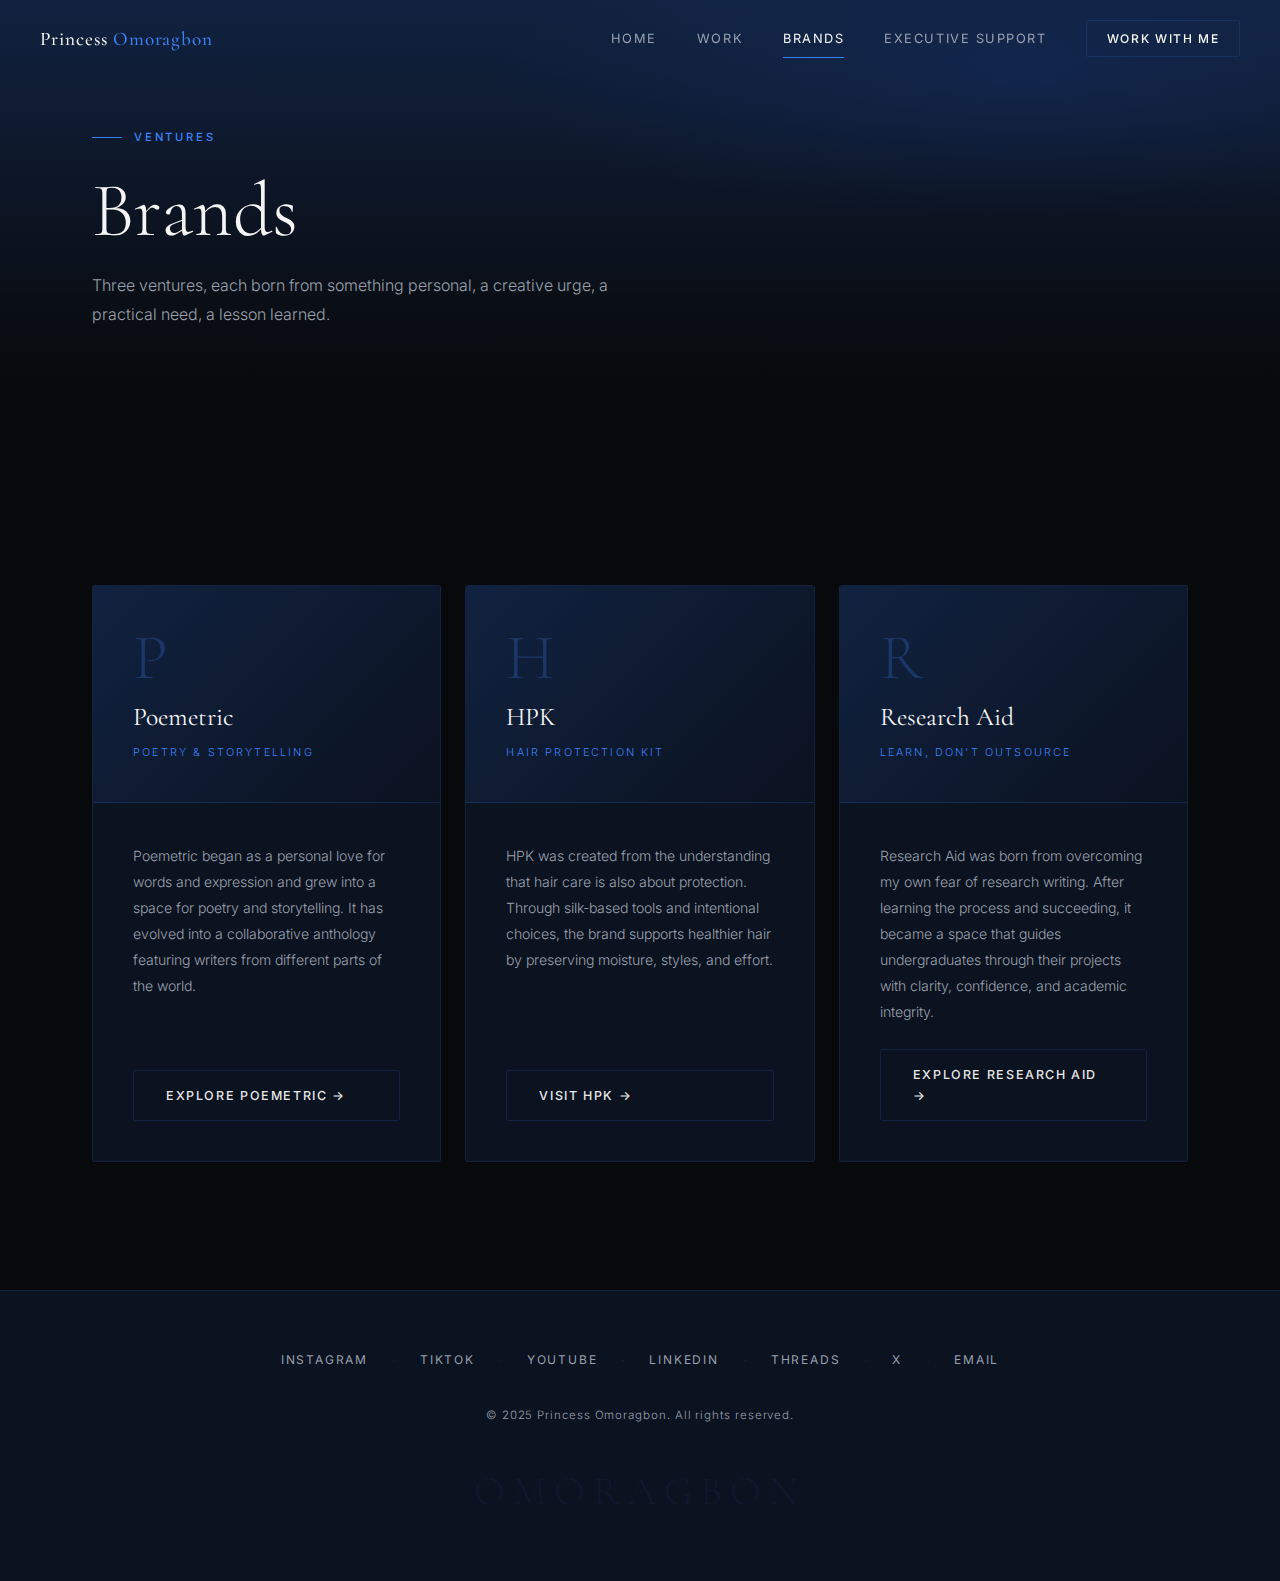
<file: brands.html>
<!DOCTYPE html>
<html lang="en">
<head>
  <meta charset="UTF-8" />
  <meta name="viewport" content="width=device-width, initial-scale=1.0" />
  <title>Brands — Princess Omoragbon</title>
  <meta name="description" content="Three brands born from personal experience: Poemetric, HPK, and Research Aid." />
  <link rel="stylesheet" href="styles.css" />
  <style>
    .brands-grid-full {
      display: grid;
      grid-template-columns: repeat(3, 1fr);
      gap: 1.5rem;
      margin-top: 4rem;
    }
    .brand-full-card {
      background: var(--deep-blue);
      border: 1px solid var(--border);
      border-radius: 3px;
      overflow: hidden;
      display: flex;
      flex-direction: column;
      transition: border-color var(--transition), transform var(--transition);
    }
    .brand-full-card:hover { border-color: rgba(59,130,246,0.35); transform: translateY(-6px); }
    .brand-full-card__header {
      padding: 2.5rem;
      background: linear-gradient(135deg, var(--mid-blue), var(--deep-blue));
      border-bottom: 1px solid var(--border);
      display: flex;
      flex-direction: column;
      gap: 0.75rem;
    }
    .brand-full-card__letter { font-family: var(--ff-serif); font-size: 4rem; font-weight: 300; color: rgba(59,130,246,0.25); line-height: 1; }
    .brand-full-card__name { font-family: var(--ff-serif); font-size: 1.6rem; color: var(--white); }
    .brand-full-card__tag { font-size: 0.68rem; letter-spacing: 0.2em; text-transform: uppercase; color: var(--steel-blue); }
    .brand-full-card__body { padding: 2.5rem; flex: 1; display: flex; flex-direction: column; gap: 1.5rem; }
    .brand-full-card__text { font-size: 0.88rem; color: var(--muted); line-height: 1.85; flex: 1; }
    @media (max-width: 900px) { .brands-grid-full { grid-template-columns: 1fr 1fr; } }
    @media (max-width: 600px) { .brands-grid-full { grid-template-columns: 1fr; } }
  </style>
</head>
<body>
  <nav class="nav">
    <a href="index.html" class="nav__logo">Princess <span>Omoragbon</span></a>
    <ul class="nav__links">
      <li><a href="index.html">Home</a></li>
      <li><a href="work.html">Work</a></li>
      <li><a href="brands.html" class="active">Brands</a></li>
      <li><a href="executive-support.html">Executive Support</a></li>
      <li><a href="work-with-me.html" class="nav__cta">Work With Me</a></li>
    </ul>
    <div class="nav__hamburger" id="hamburger"><span></span><span></span><span></span></div>
  </nav>
  <div class="nav__drawer" id="drawer">
    <a href="index.html">Home</a><a href="work.html">Work</a>
    <a href="brands.html">Brands</a><a href="executive-support.html">Executive Support</a>
    <a href="work-with-me.html">Work With Me</a>
  </div>

  <section class="page-hero">
    <div class="container">
      <div class="page-hero__content">
        <p class="page-hero__label">Ventures</p>
        <h1 class="page-hero__title">Brands</h1>
        <p class="page-hero__sub">Three ventures, each born from something personal, a creative urge, a practical need, a lesson learned.</p>
      </div>
    </div>
  </section>

  <section style="padding: var(--section-gap) 0; background: var(--black);">
    <div class="container">
      <div class="brands-grid-full" data-stagger>
        <div class="brand-full-card reveal">
          <div class="brand-full-card__header">
            <div class="brand-full-card__letter">P</div>
            <h2 class="brand-full-card__name">Poemetric</h2>
            <p class="brand-full-card__tag">Poetry &amp; Storytelling</p>
          </div>
          <div class="brand-full-card__body">
            <p class="brand-full-card__text">Poemetric began as a personal love for words and expression and grew into a space for poetry and storytelling. It has evolved into a collaborative anthology featuring writers from different parts of the world.</p>
            <a href="brands/poemetric.html" class="btn btn--outline">Explore Poemetric →</a>
          </div>
        </div>
        <div class="brand-full-card reveal">
          <div class="brand-full-card__header">
            <div class="brand-full-card__letter">H</div>
            <h2 class="brand-full-card__name">HPK</h2>
            <p class="brand-full-card__tag">Hair Protection Kit</p>
          </div>
          <div class="brand-full-card__body">
            <p class="brand-full-card__text">HPK was created from the understanding that hair care is also about protection. Through silk-based tools and intentional choices, the brand supports healthier hair by preserving moisture, styles, and effort.</p>
            <a href="brands/hpk.html" class="btn btn--outline">Visit HPK →</a>
          </div>
        </div>
        <div class="brand-full-card reveal">
          <div class="brand-full-card__header">
            <div class="brand-full-card__letter">R</div>
            <h2 class="brand-full-card__name">Research Aid</h2>
            <p class="brand-full-card__tag">Learn, Don't Outsource</p>
          </div>
          <div class="brand-full-card__body">
            <p class="brand-full-card__text">Research Aid was born from overcoming my own fear of research writing. After learning the process and succeeding, it became a space that guides undergraduates through their projects with clarity, confidence, and academic integrity.</p>
            <a href="brands/research-aid.html" class="btn btn--outline">Explore Research Aid →</a>
          </div>
        </div>
      </div>
    </div>
  </section>

  <footer class="footer">
    <div class="footer__socials">
      <a href="#">Instagram</a><span>·</span><a href="#">TikTok</a><span>·</span>
      <a href="#">YouTube</a><span>·</span><a href="#">LinkedIn</a><span>·</span>
      <a href="#">Threads</a><span>·</span><a href="#">X</a><span>·</span>
      <a href="mailto:hello@princessomoragbon.com">Email</a>
    </div>
    <p class="footer__copy">&copy; 2025 Princess Omoragbon. All rights reserved.</p>
    <p class="footer__name">OMORAGBON</p>
  </footer>
  <script src="script.js"></script>
</body>
</html>
</file>
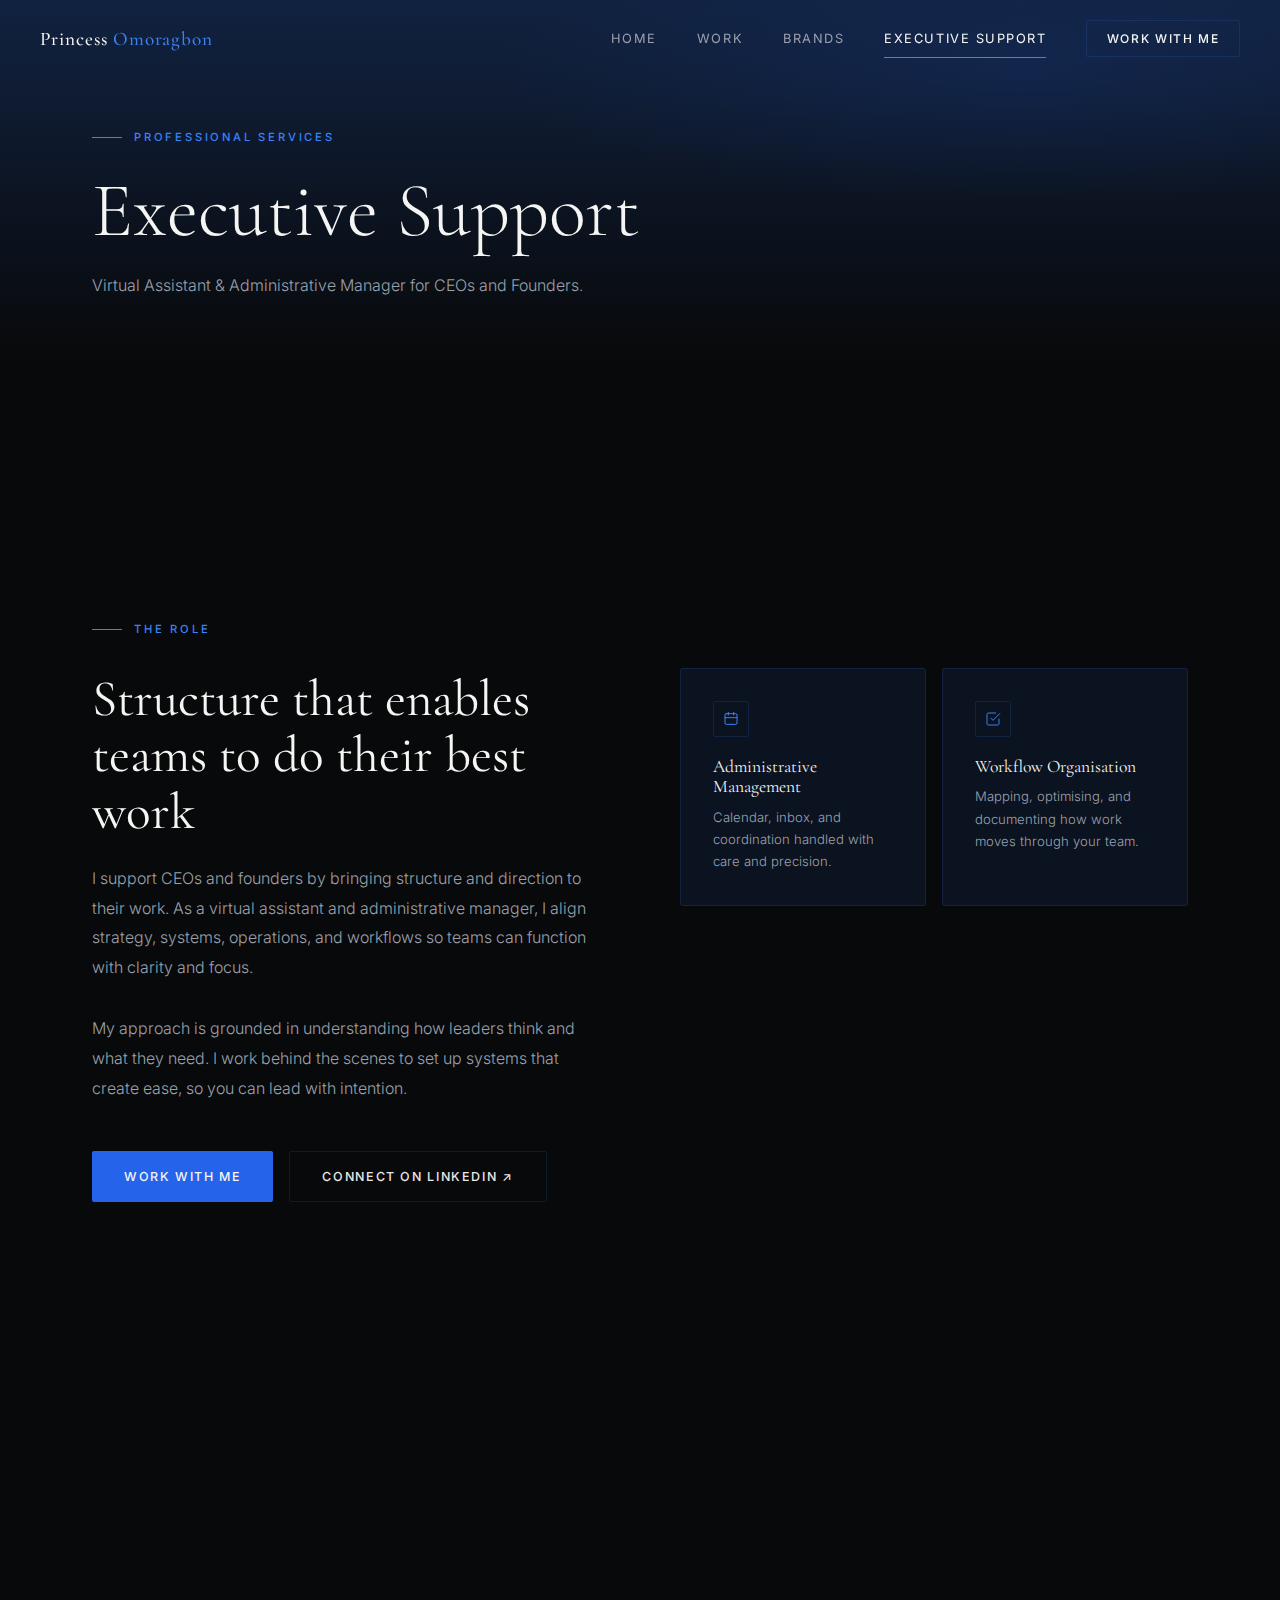
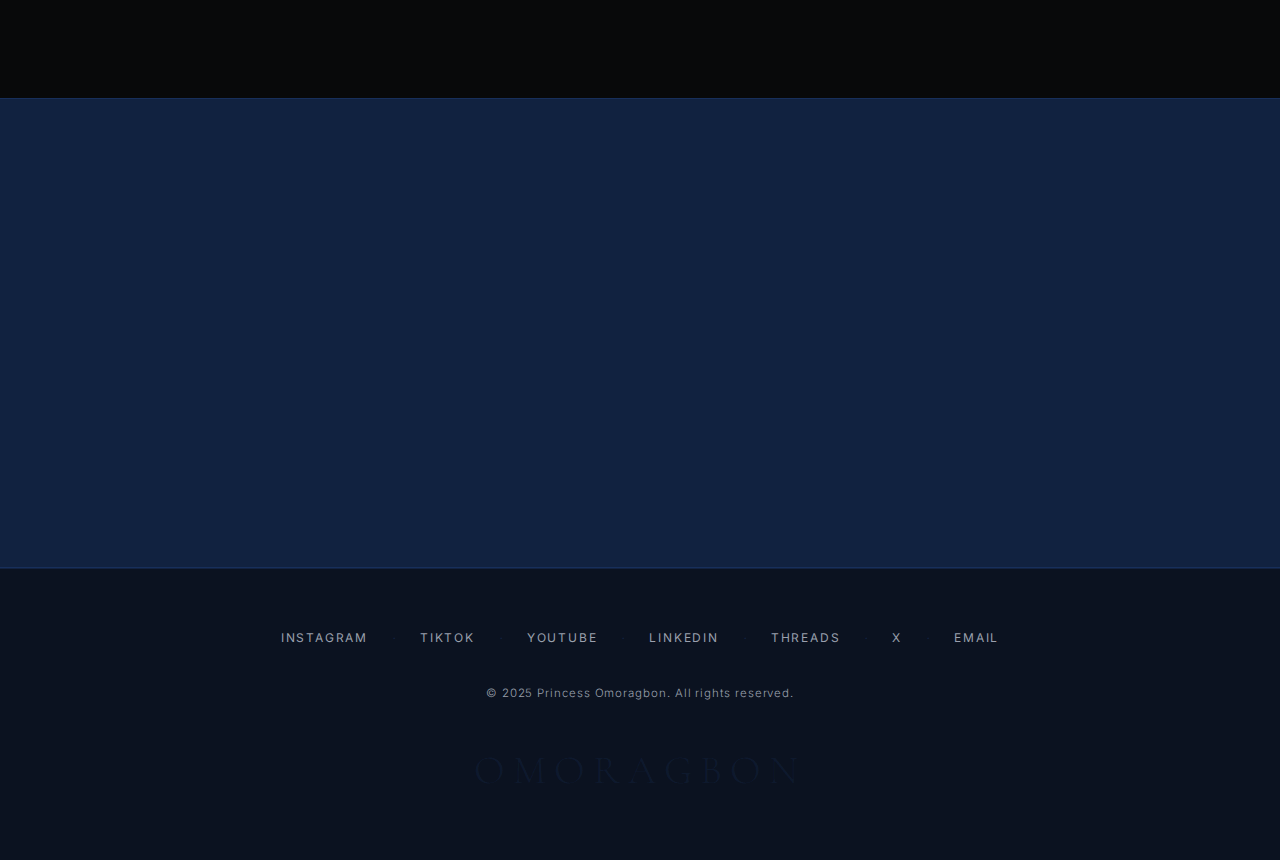
<file: executive-support.html>
<!DOCTYPE html>
<html lang="en">
<head>
  <meta charset="UTF-8" />
  <meta name="viewport" content="width=device-width, initial-scale=1.0" />
  <title>Executive Support — Princess Omoragbon</title>
  <meta name="description" content="Virtual assistant and administrative manager services by Princess Omoragbon for CEOs and founders." />
  <link rel="stylesheet" href="styles.css" />
  <style>
    .exec-page { background: var(--black); }
    .exec-intro {
      display: grid;
      grid-template-columns: 1fr 1fr;
      gap: 5rem;
      padding: var(--section-gap) 0;
      align-items: start;
    }
    .exec-services-grid {
      display: grid;
      grid-template-columns: 1fr 1fr;
      gap: 1rem;
      margin: 3rem 0;
    }
    .exec-service-card {
      background: var(--deep-blue);
      border: 1px solid var(--border);
      border-radius: 3px;
      padding: 2rem;
      transition: border-color var(--transition), transform var(--transition);
    }
    .exec-service-card:hover { border-color: rgba(59,130,246,0.35); transform: translateY(-4px); }
    .exec-service-card__icon {
      width: 36px; height: 36px;
      border: 1px solid var(--border);
      border-radius: 2px;
      display: flex; align-items: center; justify-content: center;
      margin-bottom: 1.25rem;
    }
    .exec-service-card__icon svg { width: 16px; height: 16px; stroke: var(--steel-blue); }
    .exec-service-card__title { font-family: var(--ff-serif); font-size: 1.1rem; color: var(--white); margin-bottom: 0.5rem; }
    .exec-service-card__text { font-size: 0.82rem; color: var(--muted); line-height: 1.7; }
    .exec-cta-strip {
      background: var(--mid-blue);
      border-top: 1px solid var(--border);
      border-bottom: 1px solid var(--border);
      padding: 5rem 0;
      text-align: center;
    }
    .exec-cta-strip .section-label { justify-content: center; }
    .exec-cta-strip .section-label::before { display: none; }
    @media (max-width: 900px) {
      .exec-intro { grid-template-columns: 1fr; gap: 3rem; }
      .exec-services-grid { grid-template-columns: 1fr; }
    }
  </style>
</head>
<body>
  <nav class="nav">
    <a href="index.html" class="nav__logo">Princess <span>Omoragbon</span></a>
    <ul class="nav__links">
      <li><a href="index.html">Home</a></li>
      <li><a href="work.html">Work</a></li>
      <li><a href="brands.html">Brands</a></li>
      <li><a href="executive-support.html" class="active">Executive Support</a></li>
      <li><a href="work-with-me.html" class="nav__cta">Work With Me</a></li>
    </ul>
    <div class="nav__hamburger" id="hamburger"><span></span><span></span><span></span></div>
  </nav>
  <div class="nav__drawer" id="drawer">
    <a href="index.html">Home</a><a href="work.html">Work</a>
    <a href="brands.html">Brands</a><a href="executive-support.html">Executive Support</a>
    <a href="work-with-me.html">Work With Me</a>
  </div>

  <section class="page-hero">
    <div class="container">
      <div class="page-hero__content">
        <p class="page-hero__label">Professional Services</p>
        <h1 class="page-hero__title">Executive Support</h1>
        <p class="page-hero__sub">Virtual Assistant &amp; Administrative Manager for CEOs and Founders.</p>
      </div>
    </div>
  </section>

  <section class="exec-page">
    <div class="container">
      <div class="exec-intro">
        <div class="reveal">
          <p class="section-label">The Role</p>
          <h2 class="section-title">Structure that enables teams to do their best work</h2>
          <p class="section-text" style="margin-bottom: 2rem">I support CEOs and founders by bringing structure and direction to their work. As a virtual assistant and administrative manager, I align strategy, systems, operations, and workflows so teams can function with clarity and focus.</p>
          <p class="section-text">My approach is grounded in understanding how leaders think and what they need. I work behind the scenes to set up systems that create ease, so you can lead with intention.</p>
          <div style="margin-top: 3rem; display: flex; gap: 1rem; flex-wrap: wrap;">
            <a href="work-with-me.html" class="btn btn--primary">Work With Me</a>
            <a href="https://linkedin.com" target="_blank" rel="noopener" class="btn btn--outline">Connect on LinkedIn ↗</a>
          </div>
        </div>
        <div class="reveal">
          <div class="exec-services-grid" data-stagger>
            <div class="exec-service-card reveal">
              <div class="exec-service-card__icon">
                <svg viewBox="0 0 24 24" fill="none" stroke-width="1.5" stroke-linecap="round" stroke-linejoin="round"><rect x="3" y="4" width="18" height="16" rx="2"/><line x1="8" y1="2" x2="8" y2="6"/><line x1="16" y1="2" x2="16" y2="6"/><line x1="3" y1="10" x2="21" y2="10"/></svg>
              </div>
              <h3 class="exec-service-card__title">Administrative Management</h3>
              <p class="exec-service-card__text">Calendar, inbox, and coordination handled with care and precision.</p>
            </div>
            <div class="exec-service-card reveal">
              <div class="exec-service-card__icon">
                <svg viewBox="0 0 24 24" fill="none" stroke-width="1.5" stroke-linecap="round" stroke-linejoin="round"><path d="M9 11l3 3L22 4"/><path d="M21 12v7a2 2 0 01-2 2H5a2 2 0 01-2-2V5a2 2 0 012-2h11"/></svg>
              </div>
              <h3 class="exec-service-card__title">Workflow Organisation</h3>
              <p class="exec-service-card__text">Mapping, optimising, and documenting how work moves through your team.</p>
            </div>
            <div class="exec-service-card reveal">
              <div class="exec-service-card__icon">
                <svg viewBox="0 0 24 24" fill="none" stroke-width="1.5" stroke-linecap="round" stroke-linejoin="round"><circle cx="12" cy="12" r="3"/><path d="M12 1v4M12 19v4M4.22 4.22l2.83 2.83M16.95 16.95l2.83 2.83M1 12h4M19 12h4M4.22 19.78l2.83-2.83M16.95 7.05l2.83-2.83"/></svg>
              </div>
              <h3 class="exec-service-card__title">Strategic Coordination</h3>
              <p class="exec-service-card__text">Translating vision into action plans and ensuring alignment across stakeholders.</p>
            </div>
            <div class="exec-service-card reveal">
              <div class="exec-service-card__icon">
                <svg viewBox="0 0 24 24" fill="none" stroke-width="1.5" stroke-linecap="round" stroke-linejoin="round"><path d="M12 20h9"/><path d="M16.5 3.5a2.121 2.121 0 013 3L7 19l-4 1 1-4L16.5 3.5z"/></svg>
              </div>
              <h3 class="exec-service-card__title">Operational Support</h3>
              <p class="exec-service-card__text">Day-to-day operational management so you stay focused on the bigger picture.</p>
            </div>
            <div class="exec-service-card reveal" style="grid-column: 1/-1;">
              <div class="exec-service-card__icon">
                <svg viewBox="0 0 24 24" fill="none" stroke-width="1.5" stroke-linecap="round" stroke-linejoin="round"><rect x="2" y="3" width="20" height="14" rx="2"/><path d="M8 21h8M12 17v4"/></svg>
              </div>
              <h3 class="exec-service-card__title">Systems Implementation</h3>
              <p class="exec-service-card__text">Setting up and integrating the tools and platforms that make your operations run smoothly: project management software, communication systems, automation, and documentation frameworks.</p>
            </div>
          </div>
        </div>
      </div>
    </div>
  </section>

  <div class="exec-cta-strip">
    <div class="container">
      <p class="section-label reveal">Ready to work together?</p>
      <h2 class="section-title reveal" style="max-width:500px; margin: 0 auto 1.5rem">Let's bring structure to your work</h2>
      <p class="section-text reveal" style="margin: 0 auto 2.5rem; text-align:center">Reach out to discuss how executive support can help you and your team.</p>
      <div class="reveal" style="display:flex; gap:1rem; justify-content:center; flex-wrap:wrap;">
        <a href="work-with-me.html" class="btn btn--primary">Work With Me</a>
        <a href="https://linkedin.com" target="_blank" rel="noopener" class="btn btn--outline">LinkedIn ↗</a>
      </div>
    </div>
  </div>

  <footer class="footer">
    <div class="footer__socials">
      <a href="#">Instagram</a><span>·</span><a href="#">TikTok</a><span>·</span>
      <a href="#">YouTube</a><span>·</span><a href="#">LinkedIn</a><span>·</span>
      <a href="#">Threads</a><span>·</span><a href="#">X</a><span>·</span>
      <a href="mailto:hello@princessomoragbon.com">Email</a>
    </div>
    <p class="footer__copy">&copy; 2025 Princess Omoragbon. All rights reserved.</p>
    <p class="footer__name">OMORAGBON</p>
  </footer>
  <script src="script.js"></script>
</body>
</html>
</file>
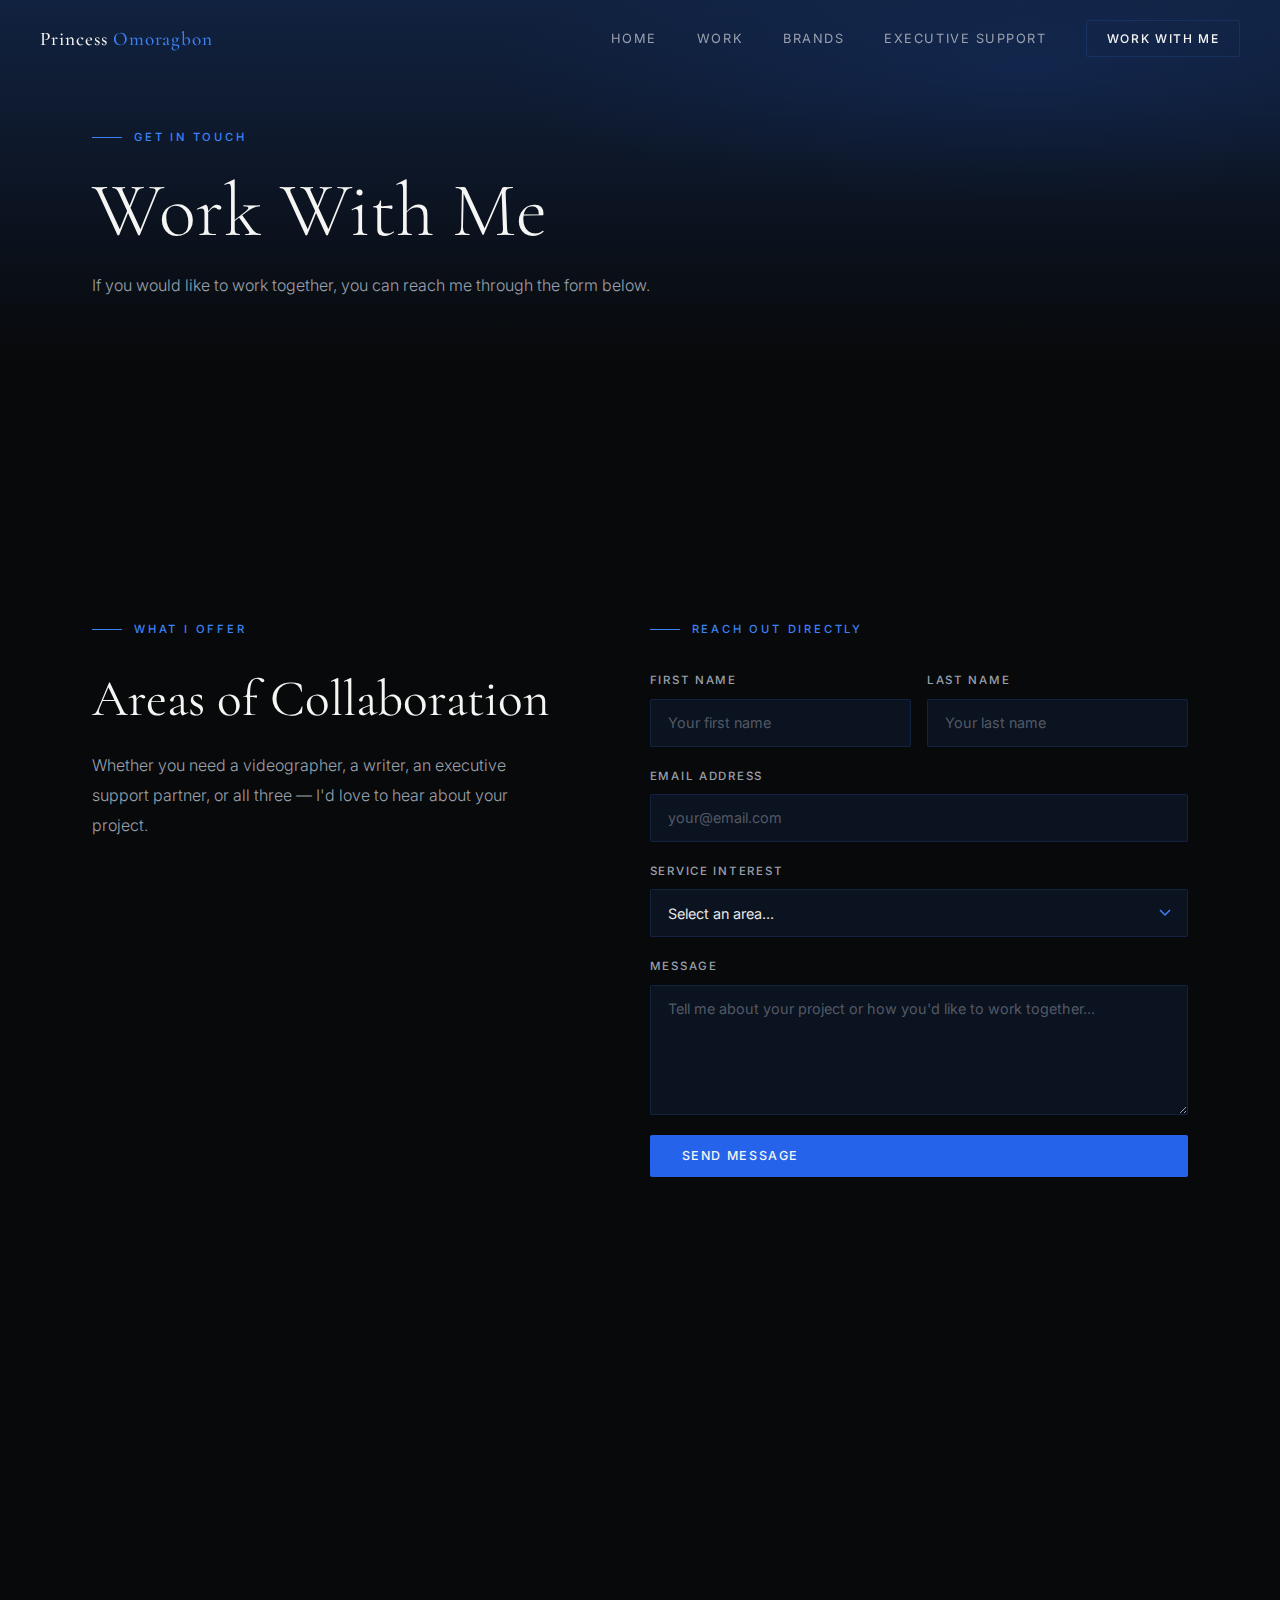
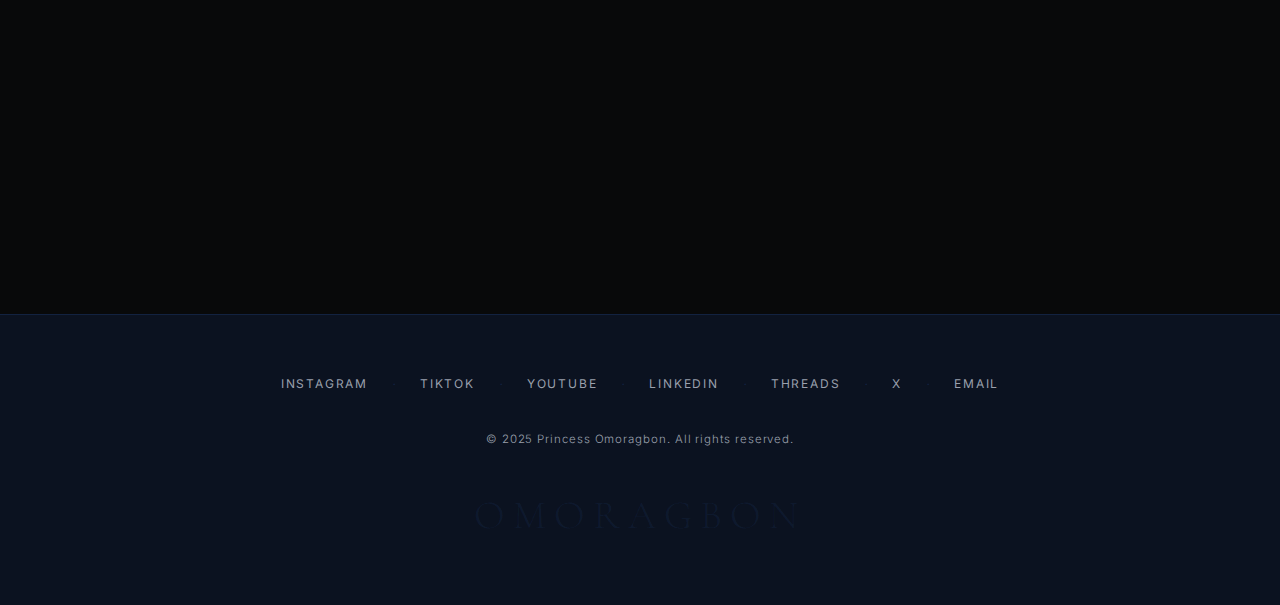
<file: work-with-me.html>
<!DOCTYPE html>
<html lang="en">
<head>
  <meta charset="UTF-8" />
  <meta name="viewport" content="width=device-width, initial-scale=1.0" />
  <title>Work With Me — Princess Omoragbon</title>
  <meta name="description" content="Get in touch with Princess Omoragbon to collaborate on video, writing, or executive support." />
  <link rel="stylesheet" href="styles.css" />
  <style>
    .wwm-layout {
      display: grid;
      grid-template-columns: 1fr 1fr;
      gap: 6rem;
      align-items: start;
      padding: var(--section-gap) 0;
    }
    .wwm-options { display: flex; flex-direction: column; gap: 1.25rem; margin: 3rem 0; }
    .wwm-option {
      background: var(--deep-blue);
      border: 1px solid var(--border);
      border-radius: 3px;
      padding: 1.75rem 2rem;
      display: flex; align-items: center; justify-content: space-between; gap: 1.5rem;
      transition: border-color var(--transition), transform var(--transition);
    }
    .wwm-option:hover { border-color: rgba(59,130,246,0.35); transform: translateX(6px); }
    .wwm-option__num { font-family: var(--ff-serif); font-size: 0.75rem; color: var(--steel-blue); margin-bottom: 0.4rem; }
    .wwm-option__title { font-family: var(--ff-serif); font-size: 1.2rem; color: var(--white); }
    .wwm-option__sub { font-size: 0.78rem; color: var(--muted); margin-top: 0.25rem; }
    .wwm-option__arrow { color: var(--steel-blue); font-size: 1.25rem; flex-shrink: 0; }
    .contact-form { display: flex; flex-direction: column; gap: 1.25rem; }
    .form-group { display: flex; flex-direction: column; gap: 0.5rem; }
    .form-group label { font-size: 0.72rem; font-weight: 500; letter-spacing: 0.15em; text-transform: uppercase; color: var(--muted); }
    .form-group input, .form-group textarea, .form-group select {
      background: var(--deep-blue);
      border: 1px solid var(--border);
      border-radius: 2px;
      padding: 0.9rem 1.1rem;
      color: var(--off-white);
      font-family: var(--ff-sans);
      font-size: 0.9rem;
      outline: none;
      transition: border-color var(--transition);
      appearance: none;
    }
    .form-group select {
      background-image: url("data:image/svg+xml,%3Csvg xmlns='http://www.w3.org/2000/svg' width='12' height='8' viewBox='0 0 12 8'%3E%3Cpath d='M1 1l5 5 5-5' stroke='%233b82f6' stroke-width='1.5' fill='none'/%3E%3C/svg%3E");
      background-repeat: no-repeat; background-position: right 1rem center; padding-right: 2.5rem; cursor: pointer;
    }
    .form-group input::placeholder, .form-group textarea::placeholder { color: rgba(154,160,173,0.5); }
    .form-group input:focus, .form-group textarea:focus, .form-group select:focus { border-color: var(--steel-blue); }
    .form-group textarea { resize: vertical; min-height: 130px; }
    .form-row { display: grid; grid-template-columns: 1fr 1fr; gap: 1rem; }
    .form-success { display: none; text-align: center; padding: 3rem 2rem; background: var(--deep-blue); border: 1px solid rgba(59,130,246,0.3); border-radius: 3px; }
    .form-success__icon { font-family: var(--ff-serif); font-size: 3rem; color: var(--steel-blue); margin-bottom: 1rem; }
    @media (max-width: 900px) { .wwm-layout { grid-template-columns: 1fr; gap: 3rem; } .form-row { grid-template-columns: 1fr; } }
  </style>
</head>
<body>
  <nav class="nav">
    <a href="index.html" class="nav__logo">Princess <span>Omoragbon</span></a>
    <ul class="nav__links">
      <li><a href="index.html">Home</a></li>
      <li><a href="work.html">Work</a></li>
      <li><a href="brands.html">Brands</a></li>
      <li><a href="executive-support.html">Executive Support</a></li>
      <li><a href="work-with-me.html" class="nav__cta active">Work With Me</a></li>
    </ul>
    <div class="nav__hamburger" id="hamburger"><span></span><span></span><span></span></div>
  </nav>
  <div class="nav__drawer" id="drawer">
    <a href="index.html">Home</a><a href="work.html">Work</a>
    <a href="brands.html">Brands</a><a href="executive-support.html">Executive Support</a>
    <a href="work-with-me.html">Work With Me</a>
  </div>

  <section class="page-hero">
    <div class="container">
      <div class="page-hero__content">
        <p class="page-hero__label">Get In Touch</p>
        <h1 class="page-hero__title">Work With Me</h1>
        <p class="page-hero__sub">If you would like to work together, you can reach me through the form below.</p>
      </div>
    </div>
  </section>

  <section style="background: var(--black);">
    <div class="container">
      <div class="wwm-layout">
        <div>
          <p class="section-label reveal">What I offer</p>
          <h2 class="section-title reveal">Areas of Collaboration</h2>
          <p class="section-text reveal" style="margin-bottom: 0">Whether you need a videographer, a writer, an executive support partner, or all three — I'd love to hear about your project.</p>
          <div class="wwm-options reveal" data-stagger>
            <div class="wwm-option"><div class="wwm-option__left"><p class="wwm-option__num">01</p><p class="wwm-option__title">Lifestyle Videography</p><p class="wwm-option__sub">Video production &amp; editing for personal brands, events, content</p></div><span class="wwm-option__arrow">→</span></div>
            <div class="wwm-option"><div class="wwm-option__left"><p class="wwm-option__num">02</p><p class="wwm-option__title">Creative Writing</p><p class="wwm-option__sub">Screenwriting, essays, narrative strategy, brand storytelling</p></div><span class="wwm-option__arrow">→</span></div>
            <div class="wwm-option"><div class="wwm-option__left"><p class="wwm-option__num">03</p><p class="wwm-option__title">Executive Support</p><p class="wwm-option__sub">Virtual assistance, admin management, operations, and systems</p></div><span class="wwm-option__arrow">→</span></div>
            <div class="wwm-option"><div class="wwm-option__left"><p class="wwm-option__num">04</p><p class="wwm-option__title">Brand Collaboration</p><p class="wwm-option__sub">Poemetric, HPK, Research Aid partnerships</p></div><span class="wwm-option__arrow">→</span></div>
          </div>
          <div class="reveal">
            <a href="https://forms.google.com" target="_blank" rel="noopener" class="btn btn--primary" style="width: fit-content">Specify Services via Google Form ↗</a>
          </div>
        </div>
        <div class="reveal">
          <p class="section-label">Reach Out Directly</p>
          <form class="contact-form" id="contactForm" novalidate>
            <div class="form-row">
              <div class="form-group"><label for="fname">First Name</label><input type="text" id="fname" name="fname" placeholder="Your first name" required /></div>
              <div class="form-group"><label for="lname">Last Name</label><input type="text" id="lname" name="lname" placeholder="Your last name" required /></div>
            </div>
            <div class="form-group"><label for="email">Email Address</label><input type="email" id="email" name="email" placeholder="your@email.com" required /></div>
            <div class="form-group">
              <label for="service">Service Interest</label>
              <select id="service" name="service" required>
                <option value="" disabled selected>Select an area...</option>
                <option>Lifestyle Videography &amp; Video Editing</option>
                <option>Screenwriting &amp; Creative Writing</option>
                <option>Executive Support (VA &amp; Admin)</option>
                <option>Brand Collaboration</option>
                <option>Something else</option>
              </select>
            </div>
            <div class="form-group"><label for="message">Message</label><textarea id="message" name="message" placeholder="Tell me about your project or how you'd like to work together..." required></textarea></div>
            <button type="submit" class="btn btn--primary">Send Message</button>
          </form>
          <div class="form-success" id="formSuccess">
            <div class="form-success__icon">✦</div>
            <h3 style="font-family: var(--ff-serif); font-size: 1.5rem; color: var(--white); margin-bottom: 0.75rem;">Message received</h3>
            <p style="font-size: 0.9rem; color: var(--muted);">Thank you for reaching out. I'll be in touch soon.</p>
          </div>
        </div>
      </div>
    </div>
  </section>

  <footer class="footer">
    <div class="footer__socials">
      <a href="#">Instagram</a><span>·</span><a href="#">TikTok</a><span>·</span>
      <a href="#">YouTube</a><span>·</span><a href="#">LinkedIn</a><span>·</span>
      <a href="#">Threads</a><span>·</span><a href="#">X</a><span>·</span>
      <a href="mailto:hello@princessomoragbon.com">Email</a>
    </div>
    <p class="footer__copy">&copy; 2025 Princess Omoragbon. All rights reserved.</p>
    <p class="footer__name">OMORAGBON</p>
  </footer>
  <script src="script.js"></script>
  <script>
    const form = document.getElementById('contactForm');
    const success = document.getElementById('formSuccess');
    if (form) {
      form.addEventListener('submit', (e) => {
        e.preventDefault();
        form.style.display = 'none';
        success.style.display = 'block';
      });
    }
  </script>
</body>
</html>
</file>
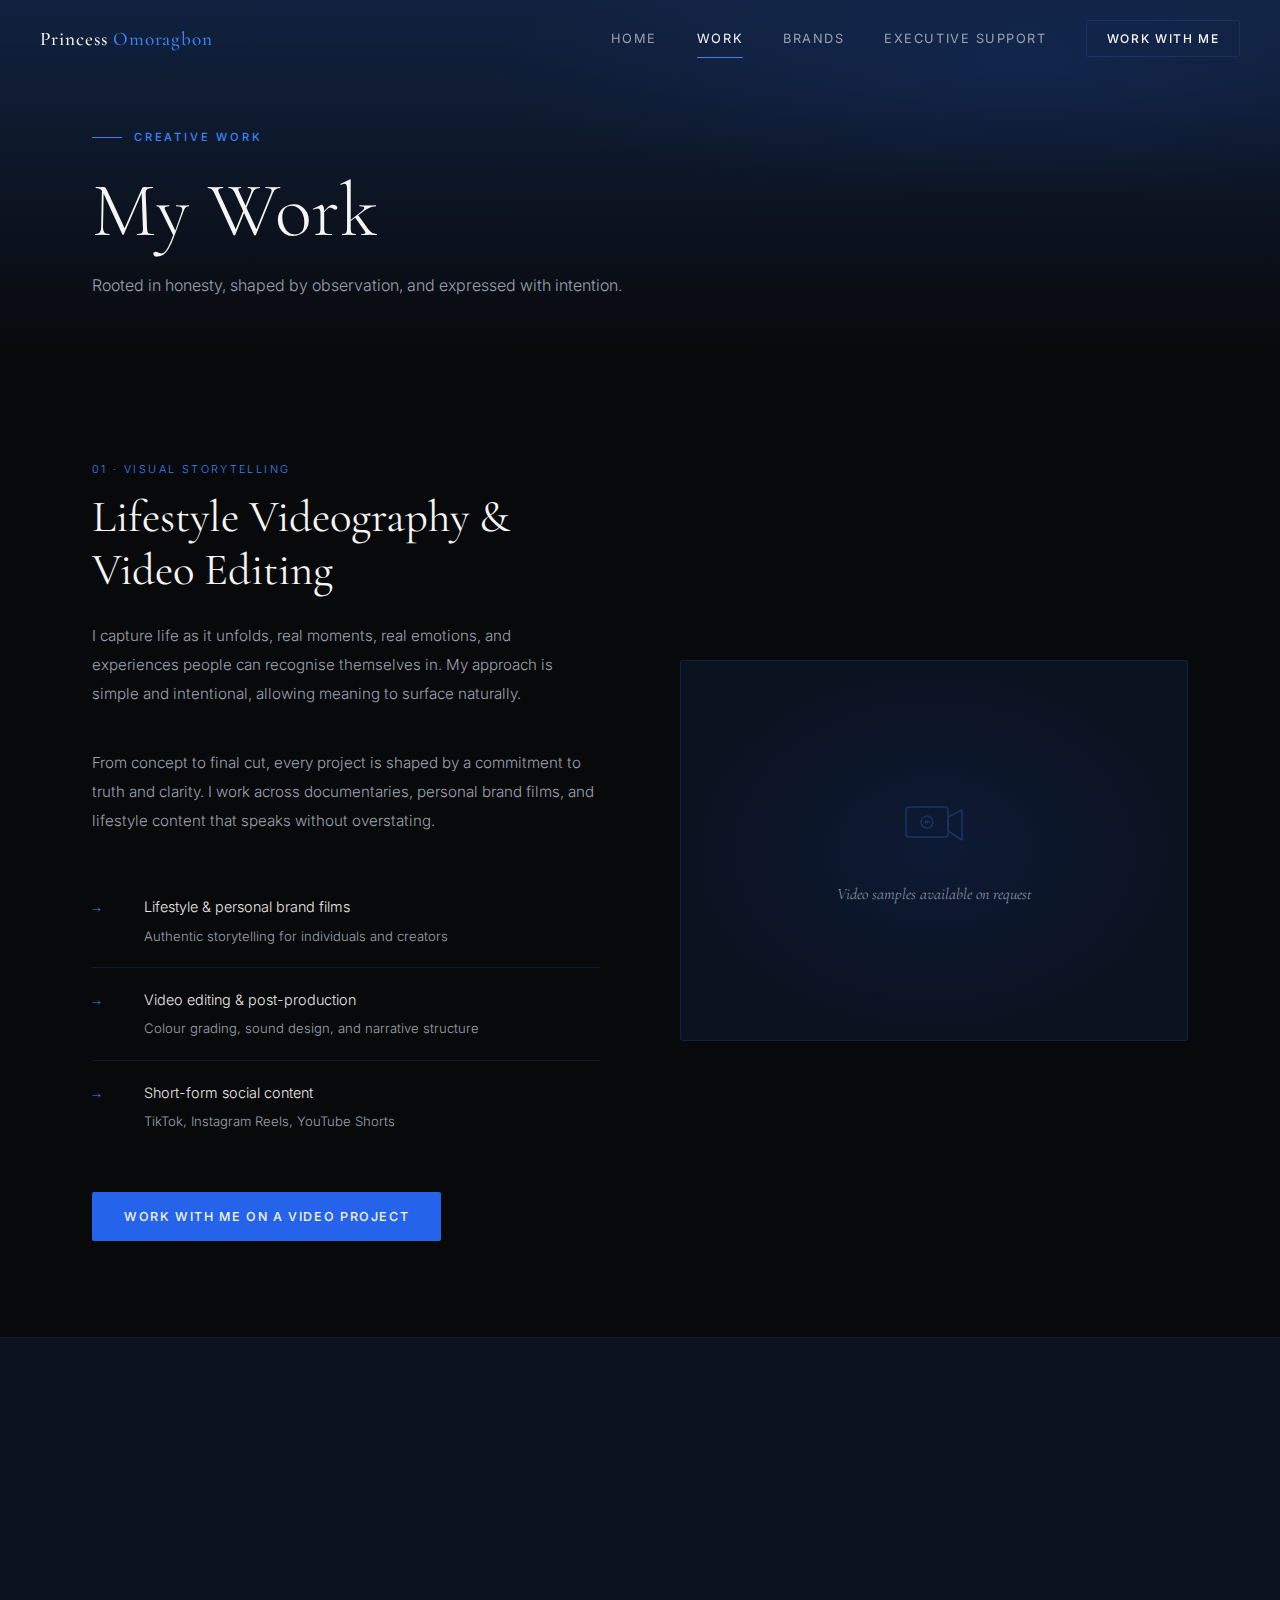
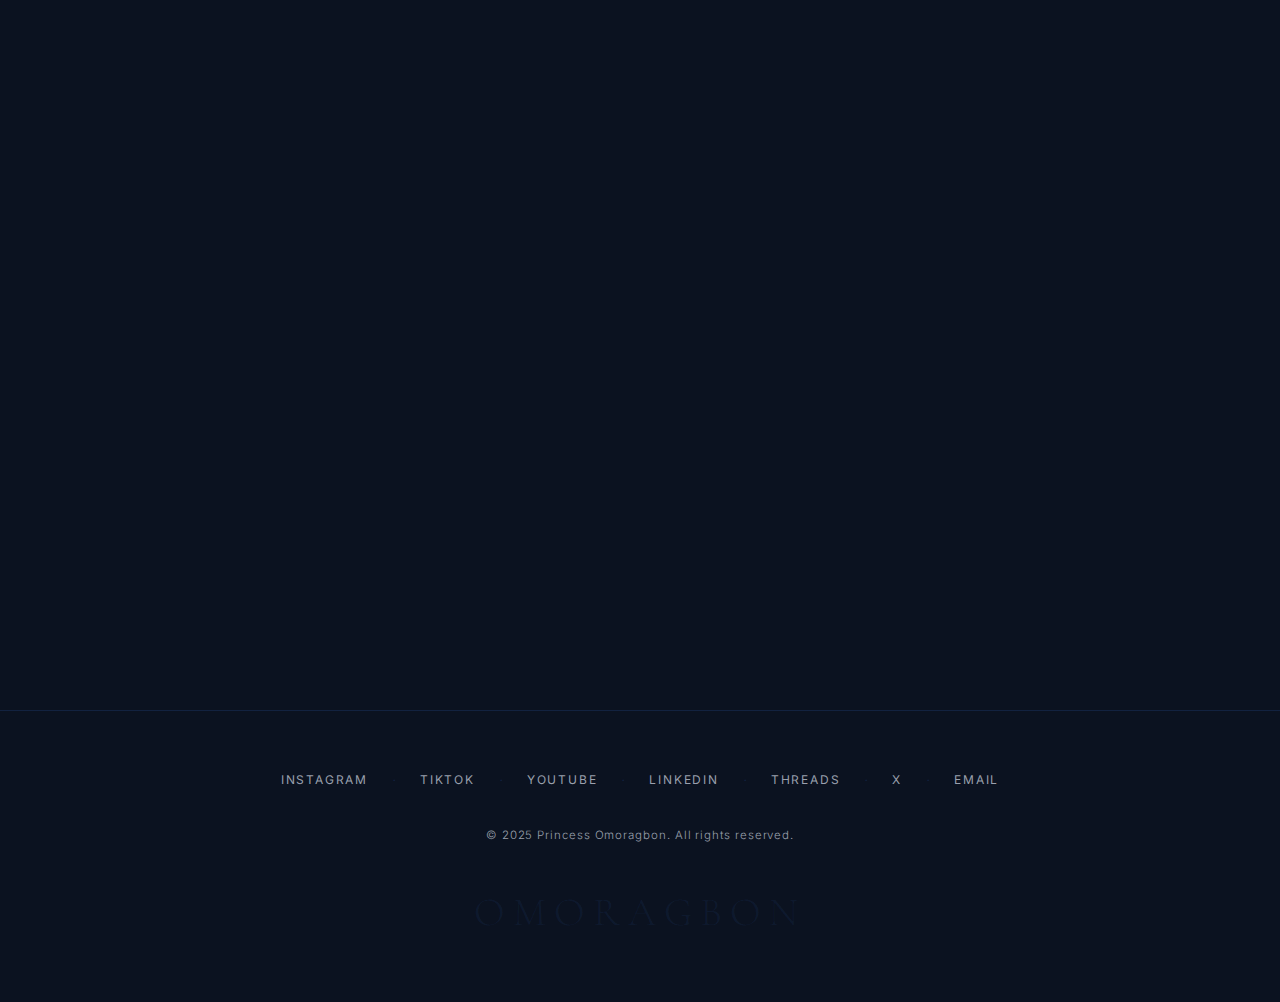
<file: work.html>
<!DOCTYPE html>
<html lang="en">
<head>
  <meta charset="UTF-8" />
  <meta name="viewport" content="width=device-width, initial-scale=1.0" />
  <title>My Work — Princess Omoragbon</title>
  <meta name="description" content="Lifestyle videography, video editing, screenwriting and creative writing by Princess Omoragbon." />
  <link rel="stylesheet" href="styles.css" />
  <style>
    .work-detail {
      padding: 6rem 0;
      border-bottom: 1px solid var(--border);
    }
    .work-detail:last-of-type { border-bottom: none; }
    .work-detail__layout {
      display: grid;
      grid-template-columns: 1fr 1fr;
      gap: 5rem;
      align-items: center;
    }
    .work-detail__layout.reversed { direction: rtl; }
    .work-detail__layout.reversed > * { direction: ltr; }
    .work-detail__label {
      font-size: 0.68rem;
      letter-spacing: 0.22em;
      text-transform: uppercase;
      color: var(--steel-blue);
      margin-bottom: 0.75rem;
    }
    .work-detail__title {
      font-family: var(--ff-serif);
      font-size: clamp(1.8rem, 3.5vw, 2.8rem);
      color: var(--white);
      margin-bottom: 1.5rem;
      font-weight: 400;
      line-height: 1.2;
    }
    .work-detail__text {
      font-size: 0.95rem;
      color: var(--muted);
      line-height: 1.9;
      margin-bottom: 2.5rem;
    }
    .work-visual {
      aspect-ratio: 4/3;
      border: 1px solid var(--border);
      border-radius: 3px;
      background: var(--deep-blue);
      position: relative;
      overflow: hidden;
      display: flex;
      align-items: center;
      justify-content: center;
    }
    .work-visual::before {
      content: '';
      position: absolute;
      inset: 0;
      background: radial-gradient(ellipse 70% 70% at 50% 50%, rgba(37,99,235,0.1) 0%, transparent 70%);
    }
    .work-visual__icon {
      position: relative;
      z-index: 1;
      text-align: center;
    }
    .work-visual__icon svg { width: 64px; height: 64px; opacity: 0.25; margin: 0 auto 1rem; }
    .work-visual__icon p { font-family: var(--ff-serif); font-size: 1rem; font-style: italic; color: var(--muted); }
    .process-list { display: flex; flex-direction: column; gap: 0; margin: 2rem 0; }
    .process-item {
      display: flex;
      align-items: flex-start;
      gap: 1.5rem;
      padding: 1.25rem 0;
      border-bottom: 1px solid var(--border);
    }
    .process-item:last-child { border-bottom: none; }
    .process-item__num { font-family: var(--ff-serif); font-size: 0.85rem; color: var(--steel-blue); min-width: 28px; padding-top: 2px; }
    .process-item__text { font-size: 0.9rem; color: var(--off-white); }
    .process-item__sub { font-size: 0.82rem; color: var(--muted); margin-top: 0.3rem; }
    @media (max-width: 900px) {
      .work-detail__layout { grid-template-columns: 1fr; gap: 3rem; }
      .work-detail__layout.reversed { direction: ltr; }
    }
  </style>
</head>
<body>
  <nav class="nav">
    <a href="index.html" class="nav__logo">Princess <span>Omoragbon</span></a>
    <ul class="nav__links">
      <li><a href="index.html">Home</a></li>
      <li><a href="work.html" class="active">Work</a></li>
      <li><a href="brands.html">Brands</a></li>
      <li><a href="executive-support.html">Executive Support</a></li>
      <li><a href="work-with-me.html" class="nav__cta">Work With Me</a></li>
    </ul>
    <div class="nav__hamburger" id="hamburger"><span></span><span></span><span></span></div>
  </nav>
  <div class="nav__drawer" id="drawer">
    <a href="index.html">Home</a>
    <a href="work.html">Work</a>
    <a href="brands.html">Brands</a>
    <a href="executive-support.html">Executive Support</a>
    <a href="work-with-me.html">Work With Me</a>
  </div>

  <section class="page-hero">
    <div class="container">
      <div class="page-hero__content">
        <p class="page-hero__label">Creative Work</p>
        <h1 class="page-hero__title">My Work</h1>
        <p class="page-hero__sub">Rooted in honesty, shaped by observation, and expressed with intention.</p>
      </div>
    </div>
  </section>

  <section class="work-detail" id="videography">
    <div class="container">
      <div class="work-detail__layout">
        <div class="reveal">
          <p class="work-detail__label">01 · Visual Storytelling</p>
          <h2 class="work-detail__title">Lifestyle Videography &amp; Video Editing</h2>
          <p class="work-detail__text">I capture life as it unfolds, real moments, real emotions, and experiences people can recognise themselves in. My approach is simple and intentional, allowing meaning to surface naturally.</p>
          <p class="work-detail__text">From concept to final cut, every project is shaped by a commitment to truth and clarity. I work across documentaries, personal brand films, and lifestyle content that speaks without overstating.</p>
          <div class="process-list">
            <div class="process-item">
              <span class="process-item__num">→</span>
              <div><p class="process-item__text">Lifestyle &amp; personal brand films</p><p class="process-item__sub">Authentic storytelling for individuals and creators</p></div>
            </div>
            <div class="process-item">
              <span class="process-item__num">→</span>
              <div><p class="process-item__text">Video editing &amp; post-production</p><p class="process-item__sub">Colour grading, sound design, and narrative structure</p></div>
            </div>
            <div class="process-item">
              <span class="process-item__num">→</span>
              <div><p class="process-item__text">Short-form social content</p><p class="process-item__sub">TikTok, Instagram Reels, YouTube Shorts</p></div>
            </div>
          </div>
          <div style="margin-top: 2.5rem">
            <a href="work-with-me.html" class="btn btn--primary">Work With Me on a Video Project</a>
          </div>
        </div>
        <div class="work-visual reveal">
          <div class="work-visual__icon">
            <svg viewBox="0 0 64 64" fill="none" xmlns="http://www.w3.org/2000/svg">
              <rect x="4" y="14" width="42" height="30" rx="3" stroke="#3b82f6" stroke-width="1.5"/>
              <path d="M46 24L60 17V47L46 38V24Z" stroke="#3b82f6" stroke-width="1.5" stroke-linejoin="round"/>
              <circle cx="25" cy="29" r="6" stroke="#3b82f6" stroke-width="1.5"/>
              <path d="M23 27L29 29L23 31V27Z" fill="#3b82f6"/>
            </svg>
            <p>Video samples available on request</p>
          </div>
        </div>
      </div>
    </div>
  </section>

  <section class="work-detail" id="writing" style="background: var(--deep-blue)">
    <div class="container">
      <div class="work-detail__layout reversed">
        <div class="reveal">
          <p class="work-detail__label">02 · The Written Word</p>
          <h2 class="work-detail__title">Screenwriting &amp; Creative Writing</h2>
          <p class="work-detail__text">I explore ideas, emotions, faith, and human experience through words. I share selected writing samples online to offer insight into my voice, thought process, and storytelling style.</p>
          <p class="work-detail__text">Writing, for me, is a practice of honesty. Whether it is a screenplay, an essay, or a piece of fiction, the goal is the same: to say something true about who we are.</p>
          <div class="process-list">
            <div class="process-item">
              <span class="process-item__num">→</span>
              <div><p class="process-item__text">Screenwriting &amp; scripts</p><p class="process-item__sub">Short films, series pilots, and feature concepts</p></div>
            </div>
            <div class="process-item">
              <span class="process-item__num">→</span>
              <div><p class="process-item__text">Essays &amp; reflective writing</p><p class="process-item__sub">Ideas, faith, culture, and inner life</p></div>
            </div>
            <div class="process-item">
              <span class="process-item__num">→</span>
              <div><p class="process-item__text">Content &amp; narrative strategy</p><p class="process-item__sub">Brand voice, editorial direction, storytelling frameworks</p></div>
            </div>
          </div>
          <div style="margin-top: 2.5rem">
            <a href="work-with-me.html" class="btn btn--primary">Collaborate on Writing</a>
          </div>
        </div>
        <div class="work-visual reveal">
          <div class="work-visual__icon">
            <svg viewBox="0 0 64 64" fill="none" xmlns="http://www.w3.org/2000/svg">
              <path d="M16 8H44C46.2 8 48 9.8 48 12V52C48 54.2 46.2 56 44 56H16C13.8 56 12 54.2 12 52V12C12 9.8 13.8 8 16 8Z" stroke="#3b82f6" stroke-width="1.5"/>
              <line x1="20" y1="22" x2="44" y2="22" stroke="#3b82f6" stroke-width="1.5"/>
              <line x1="20" y1="30" x2="44" y2="30" stroke="#3b82f6" stroke-width="1.5"/>
              <line x1="20" y1="38" x2="36" y2="38" stroke="#3b82f6" stroke-width="1.5"/>
            </svg>
            <p>Writing samples available on request</p>
          </div>
        </div>
      </div>
    </div>
  </section>

  <footer class="footer">
    <div class="footer__socials">
      <a href="#">Instagram</a><span>·</span><a href="#">TikTok</a><span>·</span>
      <a href="#">YouTube</a><span>·</span><a href="#">LinkedIn</a><span>·</span>
      <a href="#">Threads</a><span>·</span><a href="#">X</a><span>·</span>
      <a href="mailto:hello@princessomoragbon.com">Email</a>
    </div>
    <p class="footer__copy">&copy; 2025 Princess Omoragbon. All rights reserved.</p>
    <p class="footer__name">OMORAGBON</p>
  </footer>
  <script src="script.js"></script>
</body>
</html>
</file>
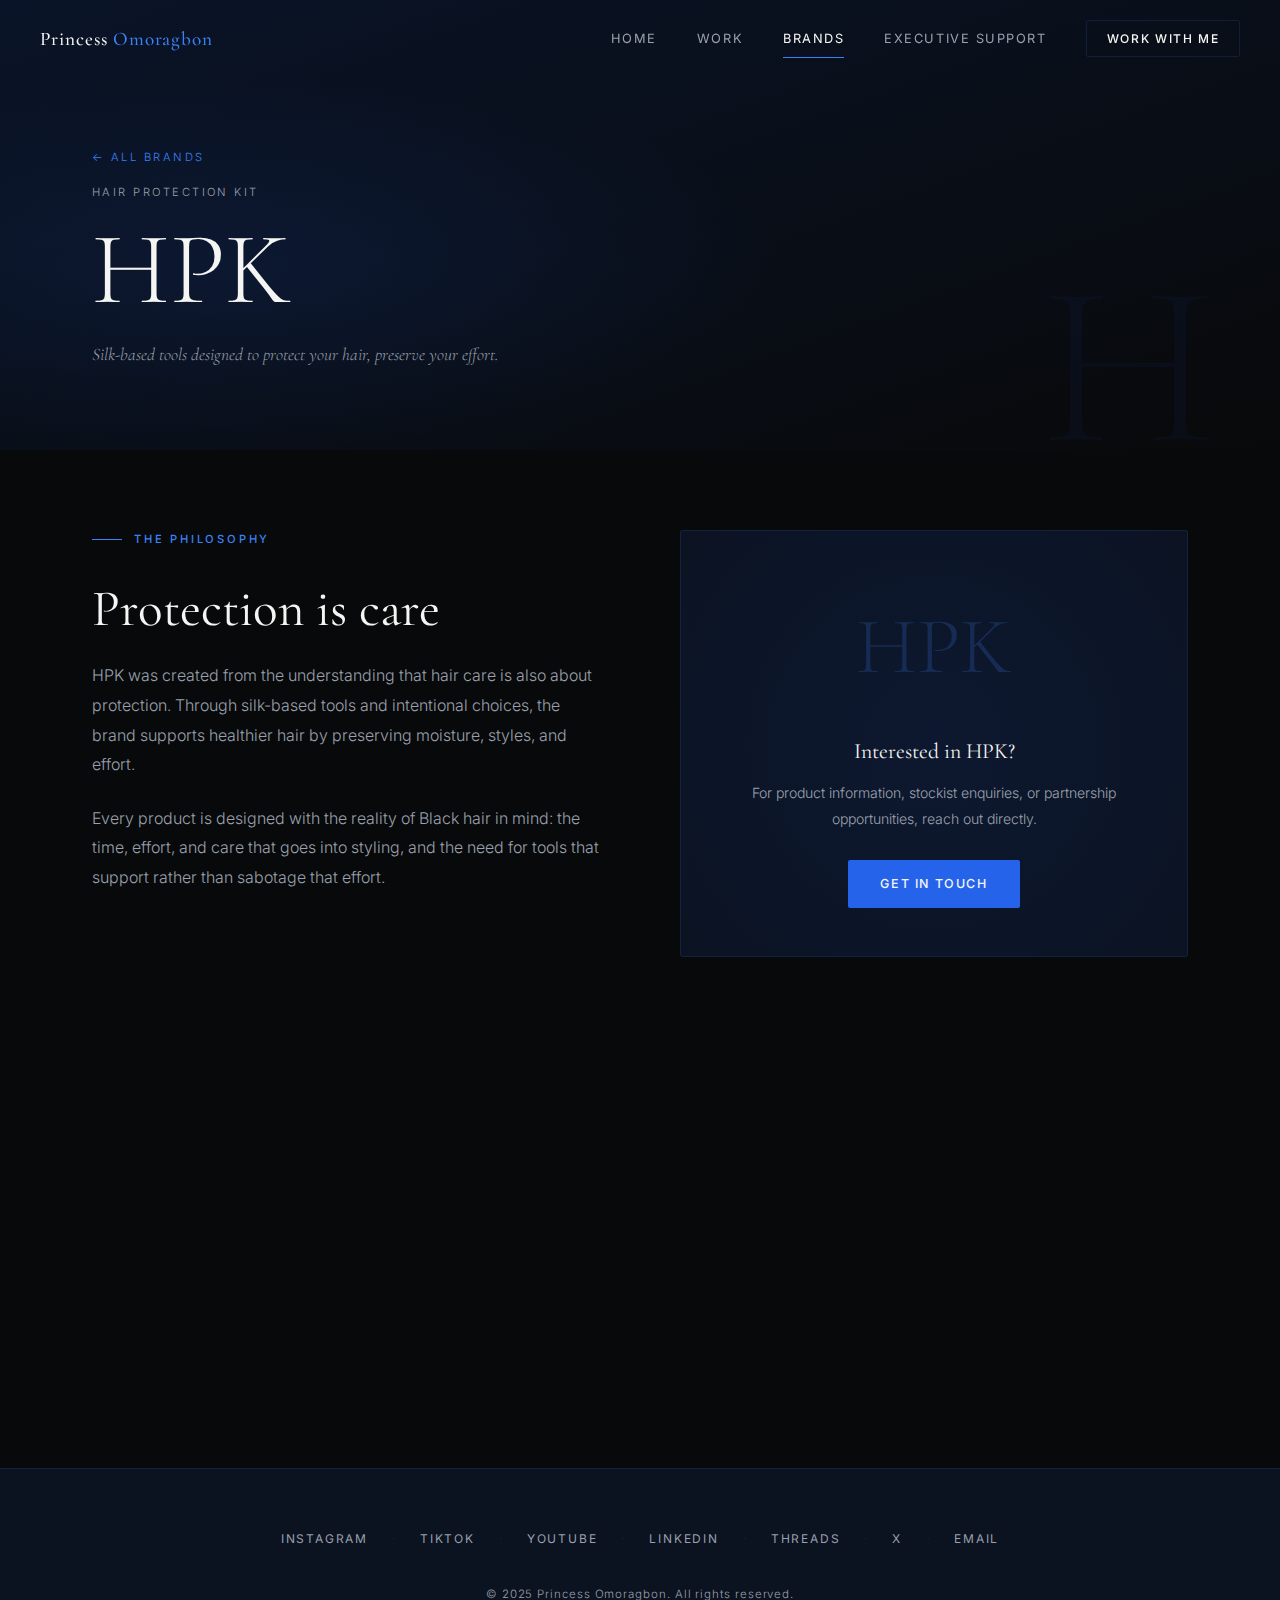
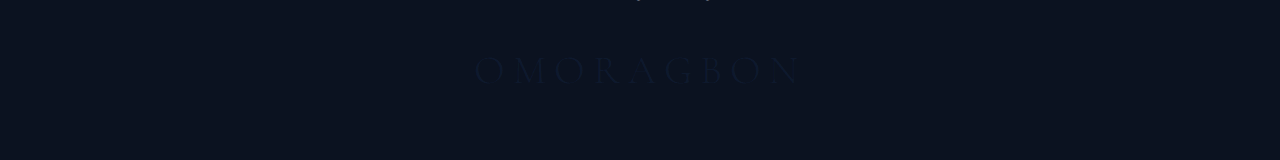
<file: brands/hpk.html>
<!DOCTYPE html>
<html lang="en">
<head>
  <meta charset="UTF-8" />
  <meta name="viewport" content="width=device-width, initial-scale=1.0" />
  <title>HPK — Hair Protection Kit</title>
  <meta name="description" content="HPK is a silk-based hair protection brand by Princess Omoragbon, focused on preserving moisture, styles, and effort." />
  <link rel="stylesheet" href="../styles.css" />
  <style>
    .brand-hero {
      min-height: 50vh;
      display: flex; align-items: flex-end;
      padding: 8rem 0 5rem;
      background: linear-gradient(160deg, #0a1428 0%, var(--black) 100%);
      position: relative; overflow: hidden;
    }
    .brand-hero::before {
      content: ''; position: absolute; inset: 0;
      background: radial-gradient(ellipse 60% 60% at 20% 60%, rgba(37,99,235,0.1) 0%, transparent 70%);
    }
    .brand-hero__letter {
      position: absolute; right: 5%; bottom: -2rem;
      font-family: var(--ff-serif); font-size: clamp(8rem, 18vw, 18rem);
      color: rgba(37,99,235,0.05); font-weight: 300; line-height: 1; user-select: none;
    }
    .brand-section { padding: 5rem 0; border-bottom: 1px solid var(--border); }
    .brand-section:last-of-type { border-bottom: none; }
    .product-layout { display: grid; grid-template-columns: 1fr 1fr; gap: 5rem; align-items: start; }
    .product-pillars { display: flex; flex-direction: column; gap: 1rem; margin: 2.5rem 0; }
    .pillar {
      display: flex; gap: 1.5rem; align-items: flex-start;
      padding: 1.5rem; background: var(--deep-blue);
      border: 1px solid var(--border); border-radius: 3px;
      transition: border-color var(--transition);
    }
    .pillar:hover { border-color: rgba(59,130,246,0.35); }
    .pillar__icon { font-family: var(--ff-serif); font-size: 1.5rem; color: rgba(59,130,246,0.5); flex-shrink: 0; margin-top: 2px; }
    .pillar__title { font-family: var(--ff-serif); font-size: 1.05rem; color: var(--white); margin-bottom: 0.3rem; }
    .pillar__text { font-size: 0.82rem; color: var(--muted); line-height: 1.7; }
    .hpk-visual {
      background: var(--deep-blue); border: 1px solid var(--border); border-radius: 3px;
      padding: 3rem; text-align: center; position: relative; overflow: hidden;
    }
    .hpk-visual::before {
      content: ''; position: absolute; top: -50%; left: -50%; width: 200%; height: 200%;
      background: radial-gradient(circle at 50% 50%, rgba(37,99,235,0.08) 0%, transparent 60%);
    }
    .hpk-visual__silk { font-family: var(--ff-serif); font-size: 5rem; color: rgba(59,130,246,0.2); margin-bottom: 1.5rem; position: relative; z-index: 1; }
    @media (max-width: 900px) { .product-layout { grid-template-columns: 1fr; gap: 2.5rem; } }
  </style>
</head>
<body>
  <nav class="nav">
    <a href="../index.html" class="nav__logo">Princess <span>Omoragbon</span></a>
    <ul class="nav__links">
      <li><a href="../index.html">Home</a></li>
      <li><a href="../work.html">Work</a></li>
      <li><a href="../brands.html" class="active">Brands</a></li>
      <li><a href="../executive-support.html">Executive Support</a></li>
      <li><a href="../work-with-me.html" class="nav__cta">Work With Me</a></li>
    </ul>
    <div class="nav__hamburger" id="hamburger"><span></span><span></span><span></span></div>
  </nav>
  <div class="nav__drawer" id="drawer">
    <a href="../index.html">Home</a><a href="../work.html">Work</a>
    <a href="../brands.html">Brands</a><a href="../executive-support.html">Executive Support</a>
    <a href="../work-with-me.html">Work With Me</a>
  </div>

  <section class="brand-hero">
    <div class="container">
      <div style="position: relative; z-index: 2">
        <p style="font-size: 0.7rem; letter-spacing: 0.22em; text-transform: uppercase; color: var(--steel-blue); margin-bottom: 1rem;">← <a href="../brands.html" style="color: var(--steel-blue)">All Brands</a></p>
        <p style="font-size: 0.7rem; letter-spacing: 0.22em; text-transform: uppercase; color: var(--muted); margin-bottom: 1rem;">Hair Protection Kit</p>
        <h1 style="font-family: var(--ff-serif); font-size: clamp(3.5rem, 8vw, 7rem); font-weight: 300; color: var(--white); line-height: 1;">HPK</h1>
        <p style="margin-top: 1.25rem; font-family: var(--ff-serif); font-style: italic; color: var(--muted); font-size: 1.1rem; max-width: 500px;">Silk-based tools designed to protect your hair, preserve your effort.</p>
      </div>
    </div>
    <div class="brand-hero__letter">H</div>
  </section>

  <section class="brand-section" style="background: var(--black);">
    <div class="container">
      <div class="product-layout">
        <div class="reveal">
          <p class="section-label">The Philosophy</p>
          <h2 class="section-title">Protection is care</h2>
          <p class="section-text">HPK was created from the understanding that hair care is also about protection. Through silk-based tools and intentional choices, the brand supports healthier hair by preserving moisture, styles, and effort.</p>
          <p class="section-text" style="margin-top: 1.5rem;">Every product is designed with the reality of Black hair in mind: the time, effort, and care that goes into styling, and the need for tools that support rather than sabotage that effort.</p>
          <div class="product-pillars">
            <div class="pillar reveal"><span class="pillar__icon">✦</span><div><p class="pillar__title">Moisture Preservation</p><p class="pillar__text">Silk reduces friction and prevents moisture loss that cotton alternatives cause overnight.</p></div></div>
            <div class="pillar reveal"><span class="pillar__icon">✦</span><div><p class="pillar__title">Style Longevity</p><p class="pillar__text">Protect braids, twists, locs, and natural styles so they last longer and look better.</p></div></div>
            <div class="pillar reveal"><span class="pillar__icon">✦</span><div><p class="pillar__title">Intentional Design</p><p class="pillar__text">Every piece is crafted with purpose — functional, beautiful, and made to last.</p></div></div>
          </div>
        </div>
        <div class="hpk-visual reveal">
          <div class="hpk-visual__silk">HPK</div>
          <h3 style="font-family: var(--ff-serif); font-size: 1.35rem; color: var(--white); margin-bottom: 1rem; position: relative; z-index: 1;">Interested in HPK?</h3>
          <p style="font-size: 0.88rem; color: var(--muted); line-height: 1.85; margin-bottom: 1.75rem; position: relative; z-index: 1;">For product information, stockist enquiries, or partnership opportunities, reach out directly.</p>
          <a href="../work-with-me.html" class="btn btn--primary" style="position: relative; z-index: 1;">Get In Touch</a>
        </div>
      </div>
    </div>
  </section>

  <footer class="footer">
    <div class="footer__socials">
      <a href="#">Instagram</a><span>·</span><a href="#">TikTok</a><span>·</span>
      <a href="#">YouTube</a><span>·</span><a href="#">LinkedIn</a><span>·</span>
      <a href="#">Threads</a><span>·</span><a href="#">X</a><span>·</span>
      <a href="mailto:hello@princessomoragbon.com">Email</a>
    </div>
    <p class="footer__copy">&copy; 2025 Princess Omoragbon. All rights reserved.</p>
    <p class="footer__name">OMORAGBON</p>
  </footer>
  <script src="../script.js"></script>
</body>
</html>
</file>
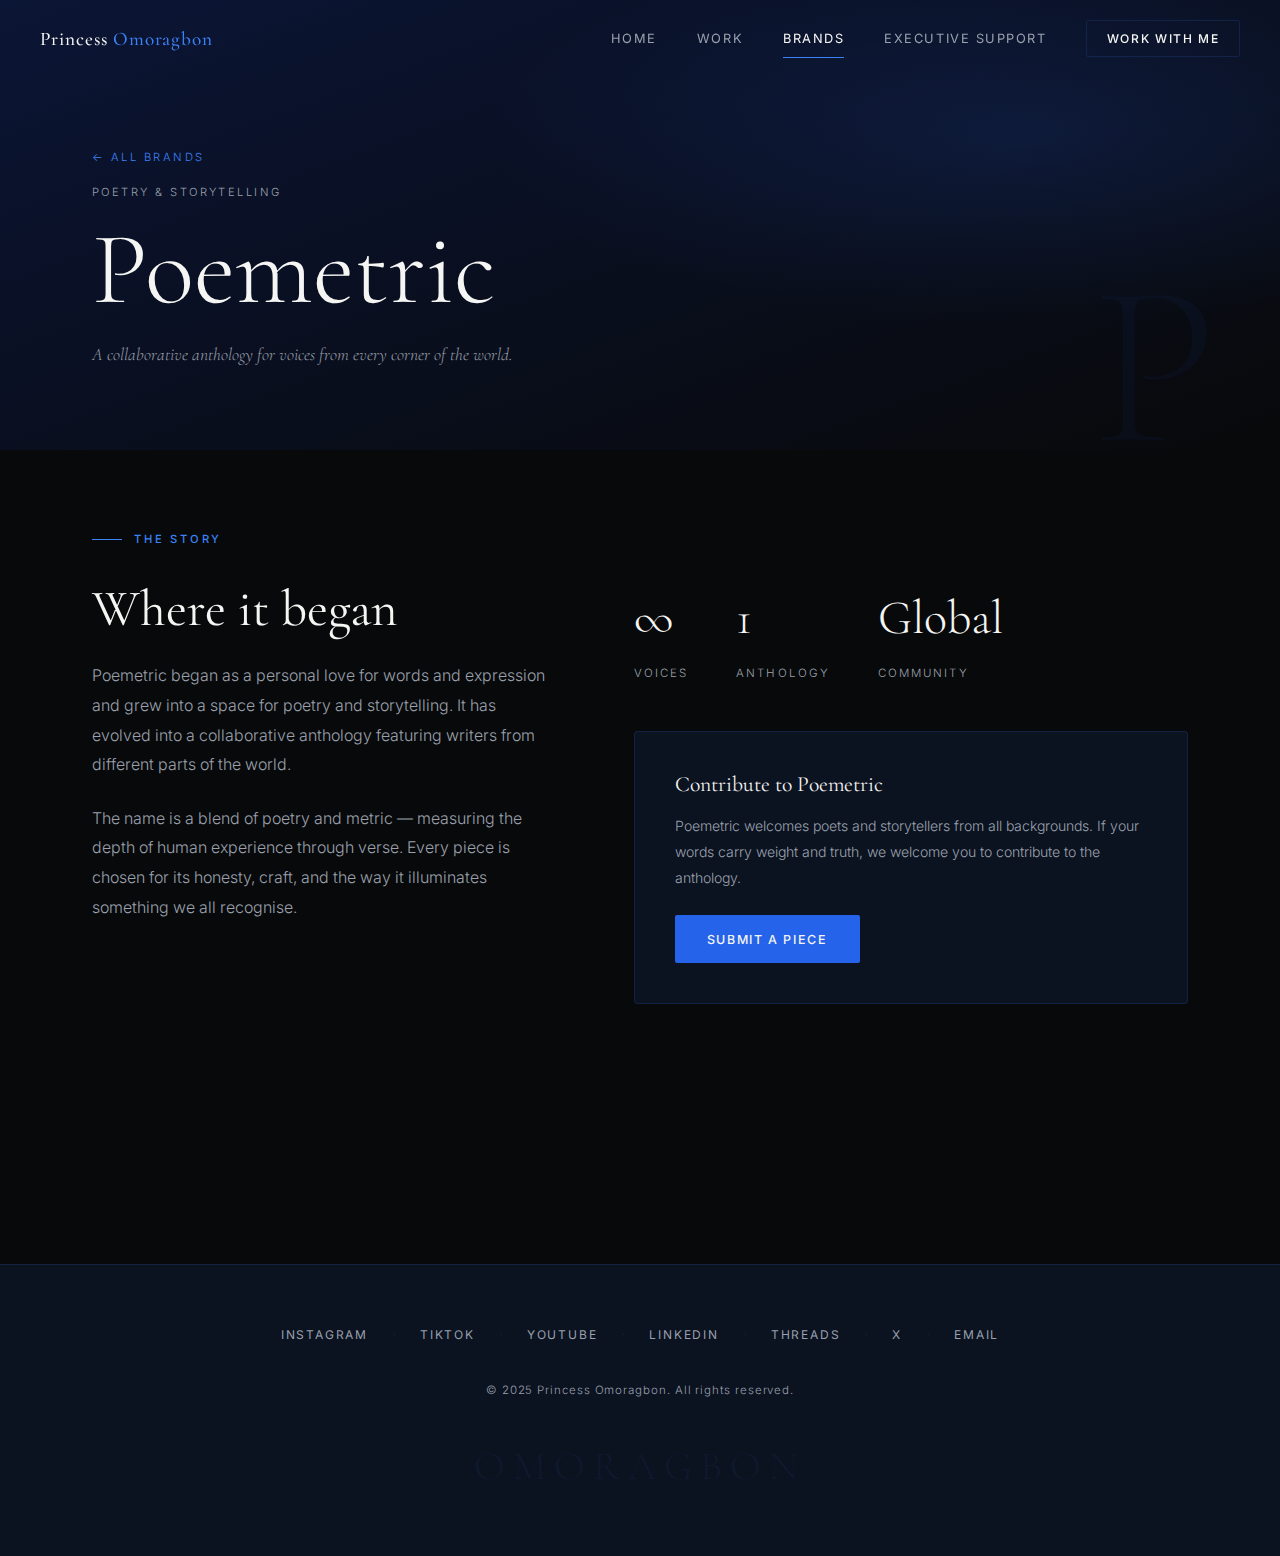
<file: brands/poemetric.html>
<!DOCTYPE html>
<html lang="en">
<head>
  <meta charset="UTF-8" />
  <meta name="viewport" content="width=device-width, initial-scale=1.0" />
  <title>Poemetric — Poetry & Storytelling</title>
  <meta name="description" content="Poemetric is a collaborative poetry and storytelling anthology founded by Princess Omoragbon." />
  <link rel="stylesheet" href="../styles.css" />
  <style>
    .brand-hero {
      min-height: 50vh;
      display: flex; align-items: flex-end;
      padding: 8rem 0 5rem;
      background: linear-gradient(160deg, #0b1535 0%, var(--black) 100%);
      position: relative; overflow: hidden;
    }
    .brand-hero::before {
      content: ''; position: absolute; inset: 0;
      background: radial-gradient(ellipse 60% 60% at 80% 30%, rgba(37,99,235,0.14) 0%, transparent 70%);
    }
    .brand-hero__letter {
      position: absolute; right: 5%; bottom: -2rem;
      font-family: var(--ff-serif); font-size: clamp(8rem, 18vw, 18rem);
      color: rgba(37,99,235,0.05); font-weight: 300; line-height: 1; user-select: none;
    }
    .brand-section { padding: 5rem 0; border-bottom: 1px solid var(--border); }
    .brand-section:last-of-type { border-bottom: none; }
    .mission-layout { display: grid; grid-template-columns: 1fr 1.2fr; gap: 5rem; align-items: start; }
    .stat-row { display: flex; gap: 3rem; margin: 3rem 0; flex-wrap: wrap; }
    .stat__num { font-family: var(--ff-serif); font-size: 3rem; color: var(--white); font-weight: 300; }
    .stat__label { font-size: 0.72rem; letter-spacing: 0.18em; text-transform: uppercase; color: var(--muted); margin-top: 0.25rem; }
    .poem-block {
      background: var(--deep-blue); border-left: 2px solid var(--steel-blue);
      padding: 2.5rem; font-family: var(--ff-serif); font-style: italic;
      font-size: 1.1rem; color: var(--off-white); line-height: 2; border-radius: 0 3px 3px 0; margin: 2rem 0;
    }
    .poem-block cite { display: block; margin-top: 1.5rem; font-style: normal; font-size: 0.75rem; letter-spacing: 0.15em; text-transform: uppercase; color: var(--muted); }
    @media (max-width: 900px) { .mission-layout { grid-template-columns: 1fr; gap: 2.5rem; } }
  </style>
</head>
<body>
  <nav class="nav">
    <a href="../index.html" class="nav__logo">Princess <span>Omoragbon</span></a>
    <ul class="nav__links">
      <li><a href="../index.html">Home</a></li>
      <li><a href="../work.html">Work</a></li>
      <li><a href="../brands.html" class="active">Brands</a></li>
      <li><a href="../executive-support.html">Executive Support</a></li>
      <li><a href="../work-with-me.html" class="nav__cta">Work With Me</a></li>
    </ul>
    <div class="nav__hamburger" id="hamburger"><span></span><span></span><span></span></div>
  </nav>
  <div class="nav__drawer" id="drawer">
    <a href="../index.html">Home</a><a href="../work.html">Work</a>
    <a href="../brands.html">Brands</a><a href="../executive-support.html">Executive Support</a>
    <a href="../work-with-me.html">Work With Me</a>
  </div>

  <section class="brand-hero">
    <div class="container">
      <div style="position: relative; z-index: 2">
        <p style="font-size: 0.7rem; letter-spacing: 0.22em; text-transform: uppercase; color: var(--steel-blue); margin-bottom: 1rem;">← <a href="../brands.html" style="color: var(--steel-blue)">All Brands</a></p>
        <p style="font-size: 0.7rem; letter-spacing: 0.22em; text-transform: uppercase; color: var(--muted); margin-bottom: 1rem;">Poetry &amp; Storytelling</p>
        <h1 style="font-family: var(--ff-serif); font-size: clamp(3.5rem, 8vw, 7rem); font-weight: 300; color: var(--white); line-height: 1;">Poemetric</h1>
        <p style="margin-top: 1.25rem; font-family: var(--ff-serif); font-style: italic; color: var(--muted); font-size: 1.1rem; max-width: 500px;">A collaborative anthology for voices from every corner of the world.</p>
      </div>
    </div>
    <div class="brand-hero__letter">P</div>
  </section>

  <section class="brand-section" style="background: var(--black);">
    <div class="container">
      <div class="mission-layout">
        <div class="reveal">
          <p class="section-label">The Story</p>
          <h2 class="section-title">Where it began</h2>
          <p class="section-text">Poemetric began as a personal love for words and expression and grew into a space for poetry and storytelling. It has evolved into a collaborative anthology featuring writers from different parts of the world.</p>
          <p class="section-text" style="margin-top: 1.5rem;">The name is a blend of poetry and metric — measuring the depth of human experience through verse. Every piece is chosen for its honesty, craft, and the way it illuminates something we all recognise.</p>
          <div class="poem-block reveal">
            "Words carry the weight of what cannot be spoken —<br/>measure them carefully."
            <cite>— Poemetric</cite>
          </div>
        </div>
        <div class="reveal">
          <div class="stat-row">
            <div class="stat"><div class="stat__num">∞</div><div class="stat__label">Voices</div></div>
            <div class="stat"><div class="stat__num">1</div><div class="stat__label">Anthology</div></div>
            <div class="stat"><div class="stat__num">Global</div><div class="stat__label">Community</div></div>
          </div>
          <div class="card" style="margin-top: 1rem;">
            <h3 style="font-family: var(--ff-serif); font-size: 1.35rem; color: var(--white); margin-bottom: 1rem;">Contribute to Poemetric</h3>
            <p style="font-size: 0.88rem; color: var(--muted); line-height: 1.85; margin-bottom: 1.5rem;">Poemetric welcomes poets and storytellers from all backgrounds. If your words carry weight and truth, we welcome you to contribute to the anthology.</p>
            <a href="../work-with-me.html" class="btn btn--primary">Submit a Piece</a>
          </div>
        </div>
      </div>
    </div>
  </section>

  <footer class="footer">
    <div class="footer__socials">
      <a href="#">Instagram</a><span>·</span><a href="#">TikTok</a><span>·</span>
      <a href="#">YouTube</a><span>·</span><a href="#">LinkedIn</a><span>·</span>
      <a href="#">Threads</a><span>·</span><a href="#">X</a><span>·</span>
      <a href="mailto:hello@princessomoragbon.com">Email</a>
    </div>
    <p class="footer__copy">&copy; 2025 Princess Omoragbon. All rights reserved.</p>
    <p class="footer__name">OMORAGBON</p>
  </footer>
  <script src="../script.js"></script>
</body>
</html>
</file>
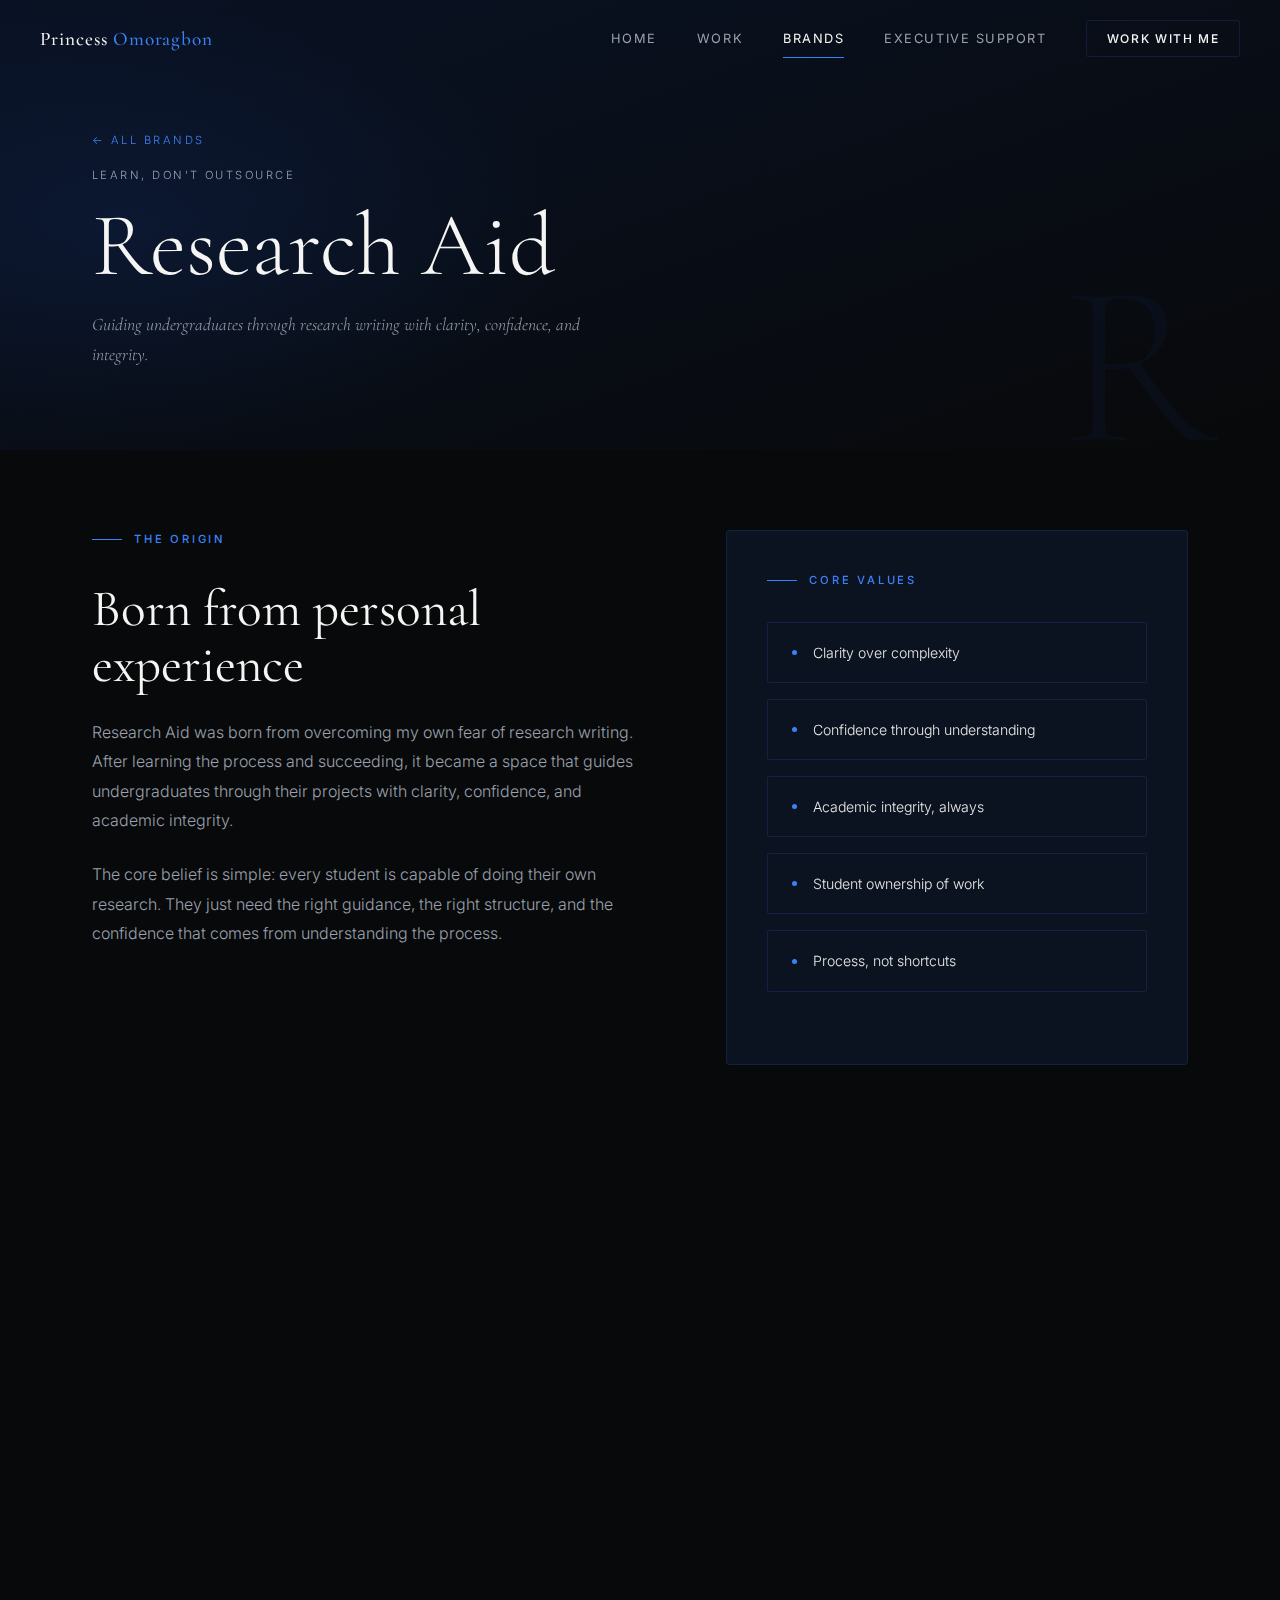
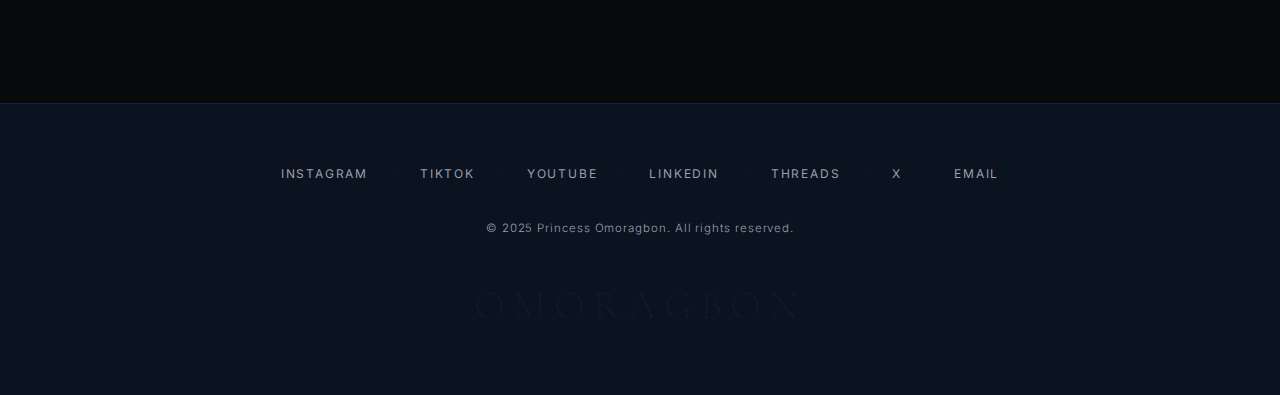
<file: brands/research-aid.html>
<!DOCTYPE html>
<html lang="en">
<head>
  <meta charset="UTF-8" />
  <meta name="viewport" content="width=device-width, initial-scale=1.0" />
  <title>Research Aid — Learn, Don't Outsource</title>
  <meta name="description" content="Research Aid guides undergraduates through research projects with clarity, confidence, and academic integrity." />
  <link rel="stylesheet" href="../styles.css" />
  <style>
    .brand-hero {
      min-height: 50vh;
      display: flex; align-items: flex-end;
      padding: 8rem 0 5rem;
      background: linear-gradient(160deg, #091224 0%, var(--black) 100%);
      position: relative; overflow: hidden;
    }
    .brand-hero::before {
      content: ''; position: absolute; inset: 0;
      background: radial-gradient(ellipse 50% 70% at 10% 50%, rgba(37,99,235,0.1) 0%, transparent 70%);
    }
    .brand-hero__letter {
      position: absolute; right: 5%; bottom: -2rem;
      font-family: var(--ff-serif); font-size: clamp(8rem, 18vw, 18rem);
      color: rgba(37,99,235,0.05); font-weight: 300; line-height: 1; user-select: none;
    }
    .brand-section { padding: 5rem 0; border-bottom: 1px solid var(--border); }
    .brand-section:last-of-type { border-bottom: none; }
    .ra-layout { display: grid; grid-template-columns: 1.2fr 1fr; gap: 5rem; align-items: start; }
    .steps { display: flex; flex-direction: column; gap: 0; margin: 2.5rem 0; }
    .step { display: flex; gap: 2rem; padding: 2rem 0; border-bottom: 1px solid var(--border); align-items: flex-start; }
    .step:last-child { border-bottom: none; }
    .step__num { font-family: var(--ff-serif); font-size: 2rem; color: rgba(37,99,235,0.2); font-weight: 300; line-height: 1; min-width: 36px; }
    .step__title { font-family: var(--ff-serif); font-size: 1.1rem; color: var(--white); margin-bottom: 0.4rem; }
    .step__text { font-size: 0.85rem; color: var(--muted); line-height: 1.75; }
    .ra-sidebar { position: sticky; top: 7rem; }
    .values-list { display: flex; flex-direction: column; gap: 1rem; margin: 2rem 0; }
    .value-tag {
      display: flex; align-items: center; gap: 1rem;
      padding: 1.1rem 1.5rem; background: var(--deep-blue);
      border: 1px solid var(--border); border-radius: 2px;
      font-size: 0.88rem; color: var(--off-white);
      transition: border-color var(--transition);
    }
    .value-tag:hover { border-color: rgba(59,130,246,0.35); }
    .value-tag::before { content: ''; width: 5px; height: 5px; background: var(--steel-blue); border-radius: 50%; flex-shrink: 0; }
    @media (max-width: 900px) { .ra-layout { grid-template-columns: 1fr; gap: 2.5rem; } .ra-sidebar { position: static; } }
  </style>
</head>
<body>
  <nav class="nav">
    <a href="../index.html" class="nav__logo">Princess <span>Omoragbon</span></a>
    <ul class="nav__links">
      <li><a href="../index.html">Home</a></li>
      <li><a href="../work.html">Work</a></li>
      <li><a href="../brands.html" class="active">Brands</a></li>
      <li><a href="../executive-support.html">Executive Support</a></li>
      <li><a href="../work-with-me.html" class="nav__cta">Work With Me</a></li>
    </ul>
    <div class="nav__hamburger" id="hamburger"><span></span><span></span><span></span></div>
  </nav>
  <div class="nav__drawer" id="drawer">
    <a href="../index.html">Home</a><a href="../work.html">Work</a>
    <a href="../brands.html">Brands</a><a href="../executive-support.html">Executive Support</a>
    <a href="../work-with-me.html">Work With Me</a>
  </div>

  <section class="brand-hero">
    <div class="container">
      <div style="position: relative; z-index: 2">
        <p style="font-size: 0.7rem; letter-spacing: 0.22em; text-transform: uppercase; color: var(--steel-blue); margin-bottom: 1rem;">← <a href="../brands.html" style="color: var(--steel-blue)">All Brands</a></p>
        <p style="font-size: 0.7rem; letter-spacing: 0.22em; text-transform: uppercase; color: var(--muted); margin-bottom: 1rem;">Learn, Don't Outsource</p>
        <h1 style="font-family: var(--ff-serif); font-size: clamp(3rem, 7vw, 6.5rem); font-weight: 300; color: var(--white); line-height: 1;">Research Aid</h1>
        <p style="margin-top: 1.25rem; font-family: var(--ff-serif); font-style: italic; color: var(--muted); font-size: 1.1rem; max-width: 540px;">Guiding undergraduates through research writing with clarity, confidence, and integrity.</p>
      </div>
    </div>
    <div class="brand-hero__letter">R</div>
  </section>

  <section class="brand-section" style="background: var(--black);">
    <div class="container">
      <div class="ra-layout">
        <div>
          <div class="reveal">
            <p class="section-label">The Origin</p>
            <h2 class="section-title">Born from personal experience</h2>
            <p class="section-text">Research Aid was born from overcoming my own fear of research writing. After learning the process and succeeding, it became a space that guides undergraduates through their projects with clarity, confidence, and academic integrity.</p>
            <p class="section-text" style="margin-top: 1.5rem;">The core belief is simple: every student is capable of doing their own research. They just need the right guidance, the right structure, and the confidence that comes from understanding the process.</p>
          </div>
          <div class="steps reveal" data-stagger>
            <div class="step"><span class="step__num">01</span><div><p class="step__title">Understand the Brief</p><p class="step__text">We start by demystifying the research prompt and identifying exactly what is being asked.</p></div></div>
            <div class="step"><span class="step__num">02</span><div><p class="step__title">Build the Structure</p><p class="step__text">A clear outline transforms an overwhelming project into a series of manageable sections.</p></div></div>
            <div class="step"><span class="step__num">03</span><div><p class="step__title">Source &amp; Reference</p><p class="step__text">Learn to find credible sources and reference them correctly, not just cite but understand.</p></div></div>
            <div class="step"><span class="step__num">04</span><div><p class="step__title">Write with Confidence</p><p class="step__text">Write in your own voice, with your own understanding. That is where real academic work lives.</p></div></div>
          </div>
        </div>
        <div class="ra-sidebar">
          <div class="card reveal" style="margin-bottom: 1.5rem">
            <p class="section-label" style="margin-bottom: 1.25rem">Core values</p>
            <div class="values-list">
              <div class="value-tag">Clarity over complexity</div>
              <div class="value-tag">Confidence through understanding</div>
              <div class="value-tag">Academic integrity, always</div>
              <div class="value-tag">Student ownership of work</div>
              <div class="value-tag">Process, not shortcuts</div>
            </div>
          </div>
          <div class="card reveal">
            <h3 style="font-family: var(--ff-serif); font-size: 1.25rem; color: var(--white); margin-bottom: 0.75rem;">Work with Research Aid</h3>
            <p style="font-size: 0.85rem; color: var(--muted); line-height: 1.8; margin-bottom: 1.5rem;">For guidance sessions, institutional partnerships, or collaboration enquiries, reach out.</p>
            <a href="../work-with-me.html" class="btn btn--primary">Get In Touch</a>
          </div>
        </div>
      </div>
    </div>
  </section>

  <footer class="footer">
    <div class="footer__socials">
      <a href="#">Instagram</a><span>·</span><a href="#">TikTok</a><span>·</span>
      <a href="#">YouTube</a><span>·</span><a href="#">LinkedIn</a><span>·</span>
      <a href="#">Threads</a><span>·</span><a href="#">X</a><span>·</span>
      <a href="mailto:hello@princessomoragbon.com">Email</a>
    </div>
    <p class="footer__copy">&copy; 2025 Princess Omoragbon. All rights reserved.</p>
    <p class="footer__name">OMORAGBON</p>
  </footer>
  <script src="../script.js"></script>
</body>
</html>
</file>
<file: styles.css>
/* ============================================================
   PRINCESS OMORAGBON — Global Styles
   Black & Blue · Minimal · Reflective · Story-led
   ============================================================ */

@import url('https://fonts.googleapis.com/css2?family=Cormorant+Garamond:ital,wght@0,300;0,400;0,500;0,600;1,300;1,400&family=Inter:wght@300;400;500;600&display=swap');

/* ── Variables ────────────────────────────────────────────── */
:root {
  --black:       #08090a;
  --deep-blue:   #0b1220;
  --mid-blue:    #112240;
  --accent-blue: #1a3a6e;
  --bright-blue: #2563eb;
  --steel-blue:  #3b82f6;
  --white:       #f5f5f3;
  --off-white:   #e8e8e6;
  --muted:       #9aa0ad;
  --border:      rgba(59, 130, 246, 0.15);

  --ff-serif:    'Cormorant Garamond', Georgia, serif;
  --ff-sans:     'Inter', system-ui, sans-serif;

  --max-width:   1160px;
  --section-gap: 8rem;
  --transition:  0.3s cubic-bezier(0.4, 0, 0.2, 1);
}

/* ── Reset ───────────────────────────────────────────────── */
*, *::before, *::after { box-sizing: border-box; margin: 0; padding: 0; }
html { scroll-behavior: smooth; font-size: 16px; }
body {
  background: var(--black);
  color: var(--off-white);
  font-family: var(--ff-sans);
  font-weight: 300;
  line-height: 1.7;
  -webkit-font-smoothing: antialiased;
  overflow-x: hidden;
}
img { display: block; max-width: 100%; }
a { color: inherit; text-decoration: none; }
ul { list-style: none; }

/* ── Scrollbar ───────────────────────────────────────────── */
::-webkit-scrollbar { width: 5px; }
::-webkit-scrollbar-track { background: var(--black); }
::-webkit-scrollbar-thumb { background: var(--accent-blue); border-radius: 3px; }

/* ── Typography ──────────────────────────────────────────── */
h1,h2,h3,h4 {
  font-family: var(--ff-serif);
  font-weight: 400;
  line-height: 1.15;
}

/* ── Layout ──────────────────────────────────────────────── */
.container {
  width: 100%;
  max-width: var(--max-width);
  margin: 0 auto;
  padding: 0 2rem;
}

/* ── Navigation ──────────────────────────────────────────── */
.nav {
  position: fixed;
  top: 0; left: 0;
  width: 100%;
  z-index: 1000;
  padding: 1.25rem 2.5rem;
  display: flex;
  align-items: center;
  justify-content: space-between;
  transition: background var(--transition), backdrop-filter var(--transition);
}
.nav.scrolled {
  background: rgba(8, 9, 10, 0.92);
  backdrop-filter: blur(16px);
  border-bottom: 1px solid var(--border);
}

.nav__logo {
  font-family: var(--ff-serif);
  font-size: 1.2rem;
  font-weight: 500;
  letter-spacing: 0.05em;
  color: var(--white);
  transition: color var(--transition);
}
.nav__logo span { color: var(--steel-blue); }
.nav__logo:hover { color: var(--steel-blue); }

.nav__links {
  display: flex;
  gap: 2.5rem;
  align-items: center;
}
.nav__links a {
  font-size: 0.8rem;
  font-weight: 400;
  letter-spacing: 0.12em;
  text-transform: uppercase;
  color: var(--muted);
  transition: color var(--transition);
  position: relative;
  padding: 0.5rem 0;
  display: inline-block;
}
.nav__links a::after {
  content: '';
  position: absolute;
  bottom: 0; left: 0;
  width: 0; height: 1px;
  background: var(--steel-blue);
  transition: width var(--transition);
  pointer-events: none;
}
.nav__links a:hover,
.nav__links a.active { color: var(--white); }
.nav__links a:hover::after,
.nav__links a.active::after { width: 100%; }

.nav__cta {
  font-size: 0.75rem !important;
  font-weight: 500 !important;
  letter-spacing: 0.14em !important;
  color: var(--white) !important;
  border: 1px solid var(--border);
  padding: 0.45rem 1.2rem !important;
  border-radius: 2px;
  background: transparent;
  transition: background var(--transition), border-color var(--transition) !important;
}
.nav__cta::after { display: none !important; }
.nav__cta:hover {
  background: var(--bright-blue) !important;
  border-color: var(--bright-blue) !important;
  color: var(--white) !important;
}

/* Hamburger */
.nav__hamburger {
  display: none;
  flex-direction: column;
  gap: 5px;
  cursor: pointer;
  padding: 4px;
  z-index: 1100;
}
.nav__hamburger span {
  display: block;
  width: 24px; height: 1.5px;
  background: var(--off-white);
  transition: transform var(--transition), opacity var(--transition);
}
.nav__hamburger.open span:nth-child(1) { transform: translateY(6.5px) rotate(45deg); }
.nav__hamburger.open span:nth-child(2) { opacity: 0; }
.nav__hamburger.open span:nth-child(3) { transform: translateY(-6.5px) rotate(-45deg); }

/* Mobile drawer */
.nav__drawer {
  display: none;
  position: fixed;
  inset: 0;
  background: rgba(8, 9, 10, 0.97);
  backdrop-filter: blur(20px);
  z-index: 999;
  flex-direction: column;
  align-items: center;
  justify-content: center;
  gap: 2rem;
  opacity: 0;
  pointer-events: none;
  transition: opacity var(--transition);
}
.nav__drawer.open {
  opacity: 1;
  pointer-events: all;
}
.nav__drawer a {
  font-family: var(--ff-serif);
  font-size: 2.2rem;
  color: var(--muted);
  letter-spacing: 0.04em;
  transition: color var(--transition);
}
.nav__drawer a:hover { color: var(--white); }

/* ── Buttons ─────────────────────────────────────────────── */
.btn {
  display: inline-flex;
  align-items: center;
  gap: 0.6rem;
  font-family: var(--ff-sans);
  font-size: 0.78rem;
  font-weight: 500;
  letter-spacing: 0.13em;
  text-transform: uppercase;
  padding: 0.85rem 2rem;
  border-radius: 2px;
  transition: all var(--transition);
  cursor: pointer;
  border: none;
  text-decoration: none;
}

.btn--primary {
  background: var(--bright-blue);
  color: var(--white);
}
.btn--primary:hover {
  background: var(--steel-blue);
  transform: translateY(-2px);
  box-shadow: 0 8px 30px rgba(37, 99, 235, 0.35);
}

.btn--outline {
  background: transparent;
  color: var(--off-white);
  border: 1px solid var(--border);
}
.btn--outline:hover {
  border-color: var(--steel-blue);
  color: var(--steel-blue);
  transform: translateY(-2px);
}

.btn--ghost {
  background: transparent;
  color: var(--steel-blue);
  padding: 0.5rem 0;
  letter-spacing: 0.1em;
  position: relative;
}
.btn--ghost::after {
  content: '';
  position: absolute;
  bottom: 0; left: 0;
  width: 100%; height: 1px;
  background: var(--steel-blue);
  transform: scaleX(0.3);
  transform-origin: left;
  transition: transform var(--transition);
}
.btn--ghost:hover::after { transform: scaleX(1); }

/* ── Section Shared ──────────────────────────────────────── */
section { padding: var(--section-gap) 0; }

.section-label {
  font-size: 0.7rem;
  font-weight: 500;
  letter-spacing: 0.25em;
  text-transform: uppercase;
  color: var(--steel-blue);
  display: flex;
  align-items: center;
  gap: 0.75rem;
  margin-bottom: 2rem;
}
.section-label::before {
  content: '';
  display: inline-block;
  width: 30px; height: 1px;
  background: var(--steel-blue);
}

.section-title {
  font-size: clamp(2rem, 4vw, 3.2rem);
  color: var(--white);
  margin-bottom: 1.5rem;
  line-height: 1.1;
}

.section-text {
  font-size: 1rem;
  color: var(--muted);
  max-width: 600px;
  line-height: 1.85;
}

/* ── Divider ─────────────────────────────────────────────── */
.divider {
  width: 100%;
  height: 1px;
  background: var(--border);
}

/* ── Fade-in on Scroll ───────────────────────────────────── */
.reveal {
  opacity: 0;
  transform: translateY(32px);
  transition: opacity 0.7s ease, transform 0.7s ease;
}
.reveal.visible {
  opacity: 1;
  transform: translateY(0);
}

/* ── Footer ──────────────────────────────────────────────── */
.footer {
  background: var(--deep-blue);
  border-top: 1px solid var(--border);
  padding: 3.5rem 2rem;
  text-align: center;
}
.footer__socials {
  display: flex;
  justify-content: center;
  align-items: center;
  flex-wrap: wrap;
  gap: 0.5rem 1.5rem;
  margin-bottom: 2rem;
}
.footer__socials a {
  font-size: 0.75rem;
  font-weight: 400;
  letter-spacing: 0.15em;
  text-transform: uppercase;
  color: var(--muted);
  transition: color var(--transition);
}
.footer__socials a:hover { color: var(--steel-blue); }
.footer__socials span { color: var(--border); }
.footer__copy {
  font-size: 0.72rem;
  color: var(--muted);
  letter-spacing: 0.08em;
}
.footer__name {
  font-family: var(--ff-serif);
  font-size: 2.5rem;
  color: rgba(59,130,246,0.08);
  letter-spacing: 0.2em;
  margin-top: 2rem;
  user-select: none;
}

/* ── Page Hero (inner pages) ─────────────────────────────── */
.page-hero {
  min-height: 40vh;
  display: flex;
  align-items: flex-end;
  padding: 8rem 0 4rem;
  background: linear-gradient(180deg, var(--mid-blue) 0%, var(--black) 100%);
  position: relative;
  overflow: hidden;
}
.page-hero::before {
  content: '';
  position: absolute;
  inset: 0;
  background:
    radial-gradient(ellipse 60% 50% at 80% 20%, rgba(37,99,235,0.12) 0%, transparent 70%);
}
.page-hero__content { position: relative; z-index: 1; }
.page-hero__label {
  font-size: 0.7rem;
  font-weight: 500;
  letter-spacing: 0.25em;
  text-transform: uppercase;
  color: var(--steel-blue);
  display: flex;
  align-items: center;
  gap: 0.75rem;
  margin-bottom: 1.25rem;
}
.page-hero__label::before {
  content: '';
  display: inline-block;
  width: 30px; height: 1px;
  background: var(--steel-blue);
}
.page-hero__title {
  font-size: clamp(2.5rem, 6vw, 5rem);
  color: var(--white);
  font-weight: 300;
}
.page-hero__sub {
  margin-top: 1rem;
  font-size: 1rem;
  color: var(--muted);
  max-width: 560px;
  line-height: 1.8;
}

/* ── Card ────────────────────────────────────────────────── */
.card {
  background: var(--deep-blue);
  border: 1px solid var(--border);
  border-radius: 4px;
  padding: 2.5rem;
  transition: border-color var(--transition), transform var(--transition);
}
.card:hover {
  border-color: rgba(59,130,246,0.35);
  transform: translateY(-4px);
}

/* ── Tag ─────────────────────────────────────────────────── */
.tag {
  display: inline-block;
  font-size: 0.65rem;
  letter-spacing: 0.15em;
  text-transform: uppercase;
  padding: 0.3rem 0.75rem;
  border: 1px solid var(--border);
  border-radius: 100px;
  color: var(--muted);
}

/* ── Responsive ──────────────────────────────────────────── */
@media (max-width: 768px) {
  :root { --section-gap: 5rem; }
  .nav__links { display: none; }
  .nav__hamburger { display: flex; }
  .nav__drawer { display: flex; }
  .container { padding: 0 1.25rem; }
}
</file>
